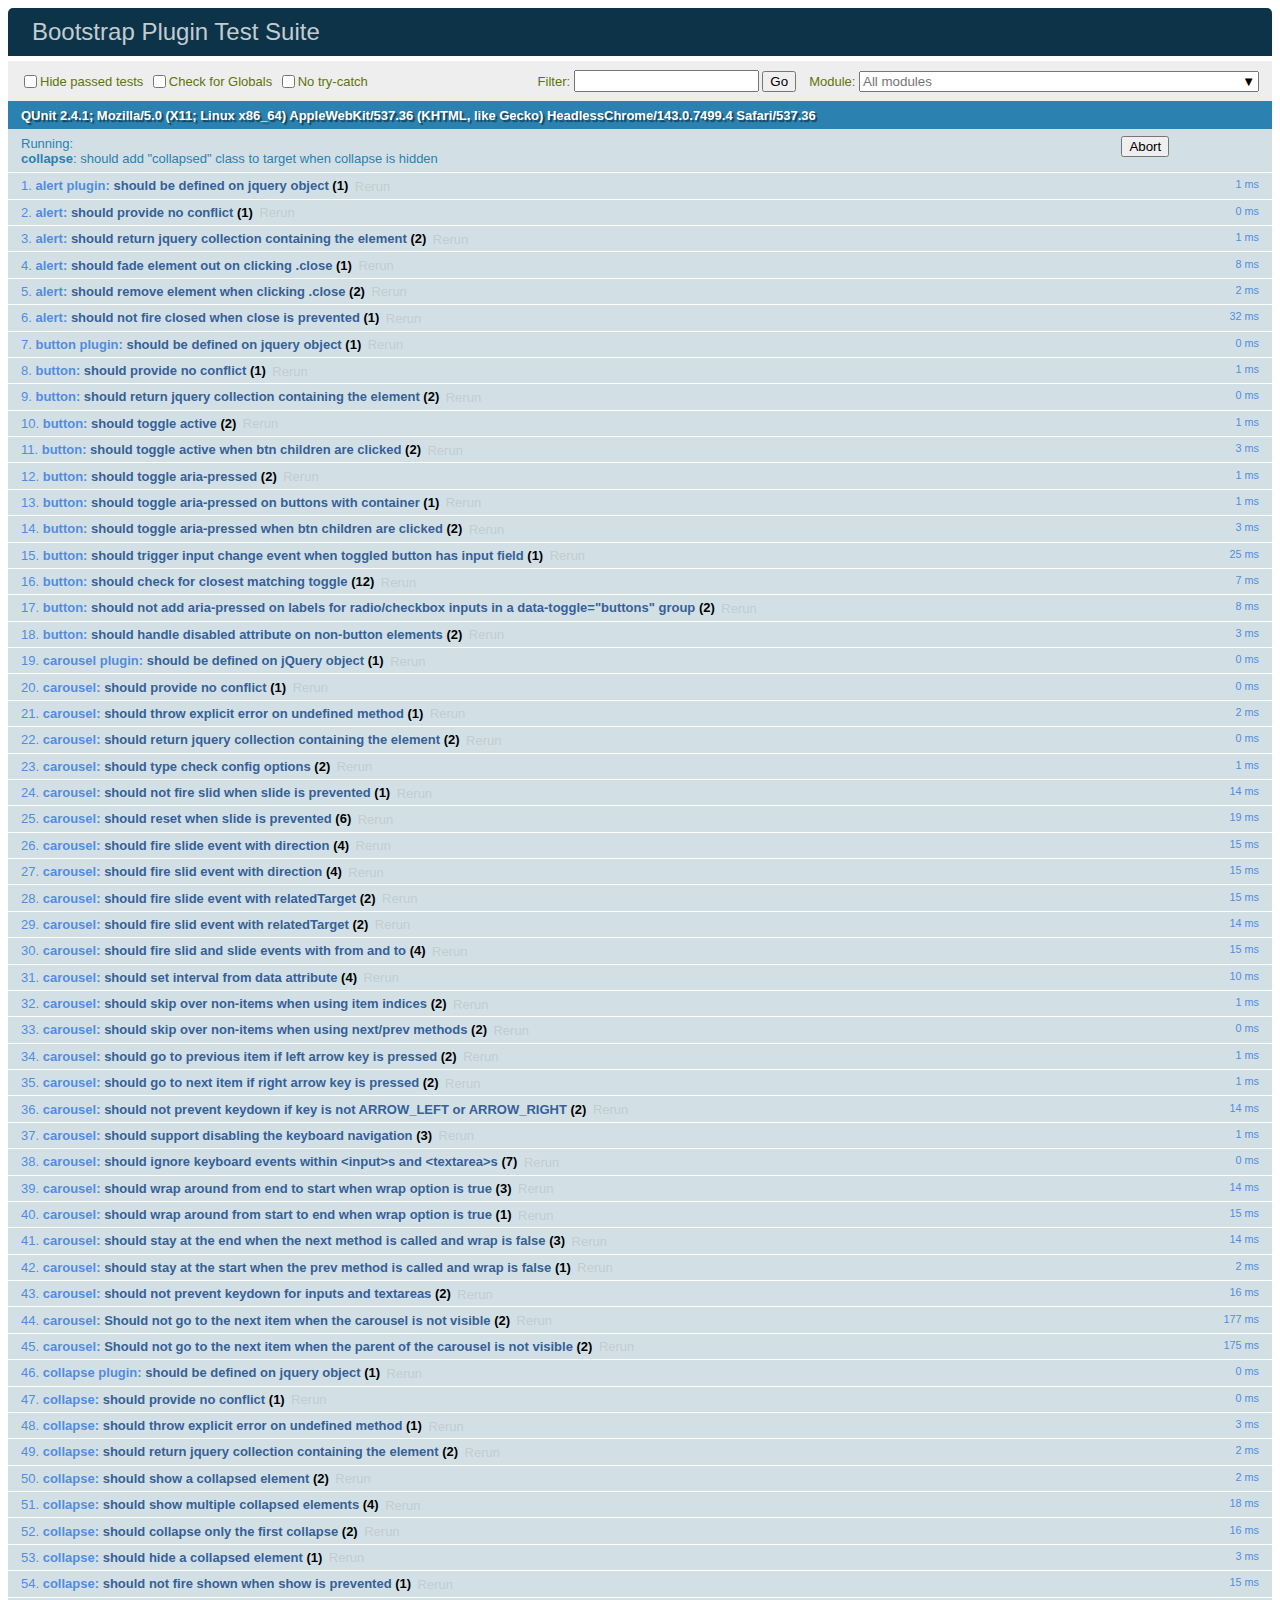
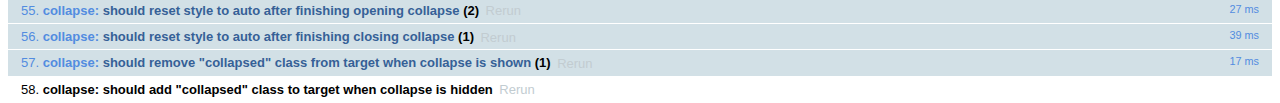
<file: bootstrap-4.0.0/js/tests/index.html>
<!doctype html>
<html lang="en">
  <head>
    <meta charset="utf-8">
    <meta name="viewport" content="width=device-width, initial-scale=1, shrink-to-fit=no">
    <title>Bootstrap Plugin Test Suite</title>

    <!-- jQuery -->
    <script>
      (function () {
        var path = '../../assets/js/vendor/jquery-slim.min.js'
        // get jquery param from the query string.
        var jQueryVersion = location.search.match(/[?&]jquery=(.*?)(?=&|$)/)

        // If a version was specified, use that version from our vendor folder
        if (jQueryVersion) {
          path = 'vendor/jquery-' + jQueryVersion[1] + '.min.js'
        }
        document.write('<script src="' + path + '"><\/script>')
      }())
    </script>
    <script src="../../assets/js/vendor/popper.min.js"></script>

    <!-- QUnit -->
    <link rel="stylesheet" href="vendor/qunit.css" media="screen">
    <script src="vendor/qunit.js"></script>

    <script>
      // Disable jQuery event aliases to ensure we don't accidentally use any of them
      [
        'blur',
        'focus',
        'focusin',
        'focusout',
        'resize',
        'scroll',
        'click',
        'dblclick',
        'mousedown',
        'mouseup',
        'mousemove',
        'mouseover',
        'mouseout',
        'mouseenter',
        'mouseleave',
        'change',
        'select',
        'submit',
        'keydown',
        'keypress',
        'keyup',
        'contextmenu'
      ].forEach(function(eventAlias) {
        $.fn[eventAlias] = function() {
          throw new Error('Using the ".' + eventAlias + '()" method is not allowed, so that Bootstrap can be compatible with custom jQuery builds which exclude the "event aliases" module that defines said method. See https://github.com/twbs/bootstrap/blob/master/CONTRIBUTING.md#js')
        }
      })

      // Require assert.expect in each test
      QUnit.config.requireExpects = true

      // See https://github.com/axemclion/grunt-saucelabs#test-result-details-with-qunit
      var log = []
      var testName

      QUnit.done(function(testResults) {
        var tests = []
        for (var i = 0; i < log.length; i++) {
          var details = log[i]
          tests.push({
            name: details.name,
            result: details.result,
            expected: details.expected,
            actual: details.actual,
            source: details.source
          })
        }
        testResults.tests = tests

        window.global_test_results = testResults
      })

      QUnit.testStart(function(testDetails) {
        QUnit.log(function(details) {
          if (!details.result) {
            details.name = testDetails.name
            log.push(details)
          }
        })
      })

      // Display fixture on-screen on iOS to avoid false positives
      // See https://github.com/twbs/bootstrap/pull/15955
      if (/iPhone|iPad|iPod/.test(navigator.userAgent)) {
        QUnit.begin(function() {
          $('#qunit-fixture').css({ top: 0, left: 0 })
        })

        QUnit.done(function() {
          $('#qunit-fixture').css({ top: '', left: '' })
        })
      }
    </script>

    <!-- Transpiled Plugins -->
    <script src="../dist/util.js"></script>
    <script src="../dist/alert.js"></script>
    <script src="../dist/button.js"></script>
    <script src="../dist/carousel.js"></script>
    <script src="../dist/collapse.js"></script>
    <script src="../dist/dropdown.js"></script>
    <script src="../dist/modal.js"></script>
    <script src="../dist/scrollspy.js"></script>
    <script src="../dist/tab.js"></script>
    <script src="../dist/tooltip.js"></script>
    <script src="../dist/popover.js"></script>

    <!-- Unit Tests -->
    <script src="unit/alert.js"></script>
    <script src="unit/button.js"></script>
    <script src="unit/carousel.js"></script>
    <script src="unit/collapse.js"></script>
    <script src="unit/dropdown.js"></script>
    <script src="unit/modal.js"></script>
    <script src="unit/scrollspy.js"></script>
    <script src="unit/tab.js"></script>
    <script src="unit/tooltip.js"></script>
    <script src="unit/popover.js"></script>
    <script src="unit/util.js"></script>
  </head>
  <body>
    <div id="qunit-container">
      <div id="qunit"></div>
      <div id="qunit-fixture"></div>
    </div>
  </body>
</html>
</file>
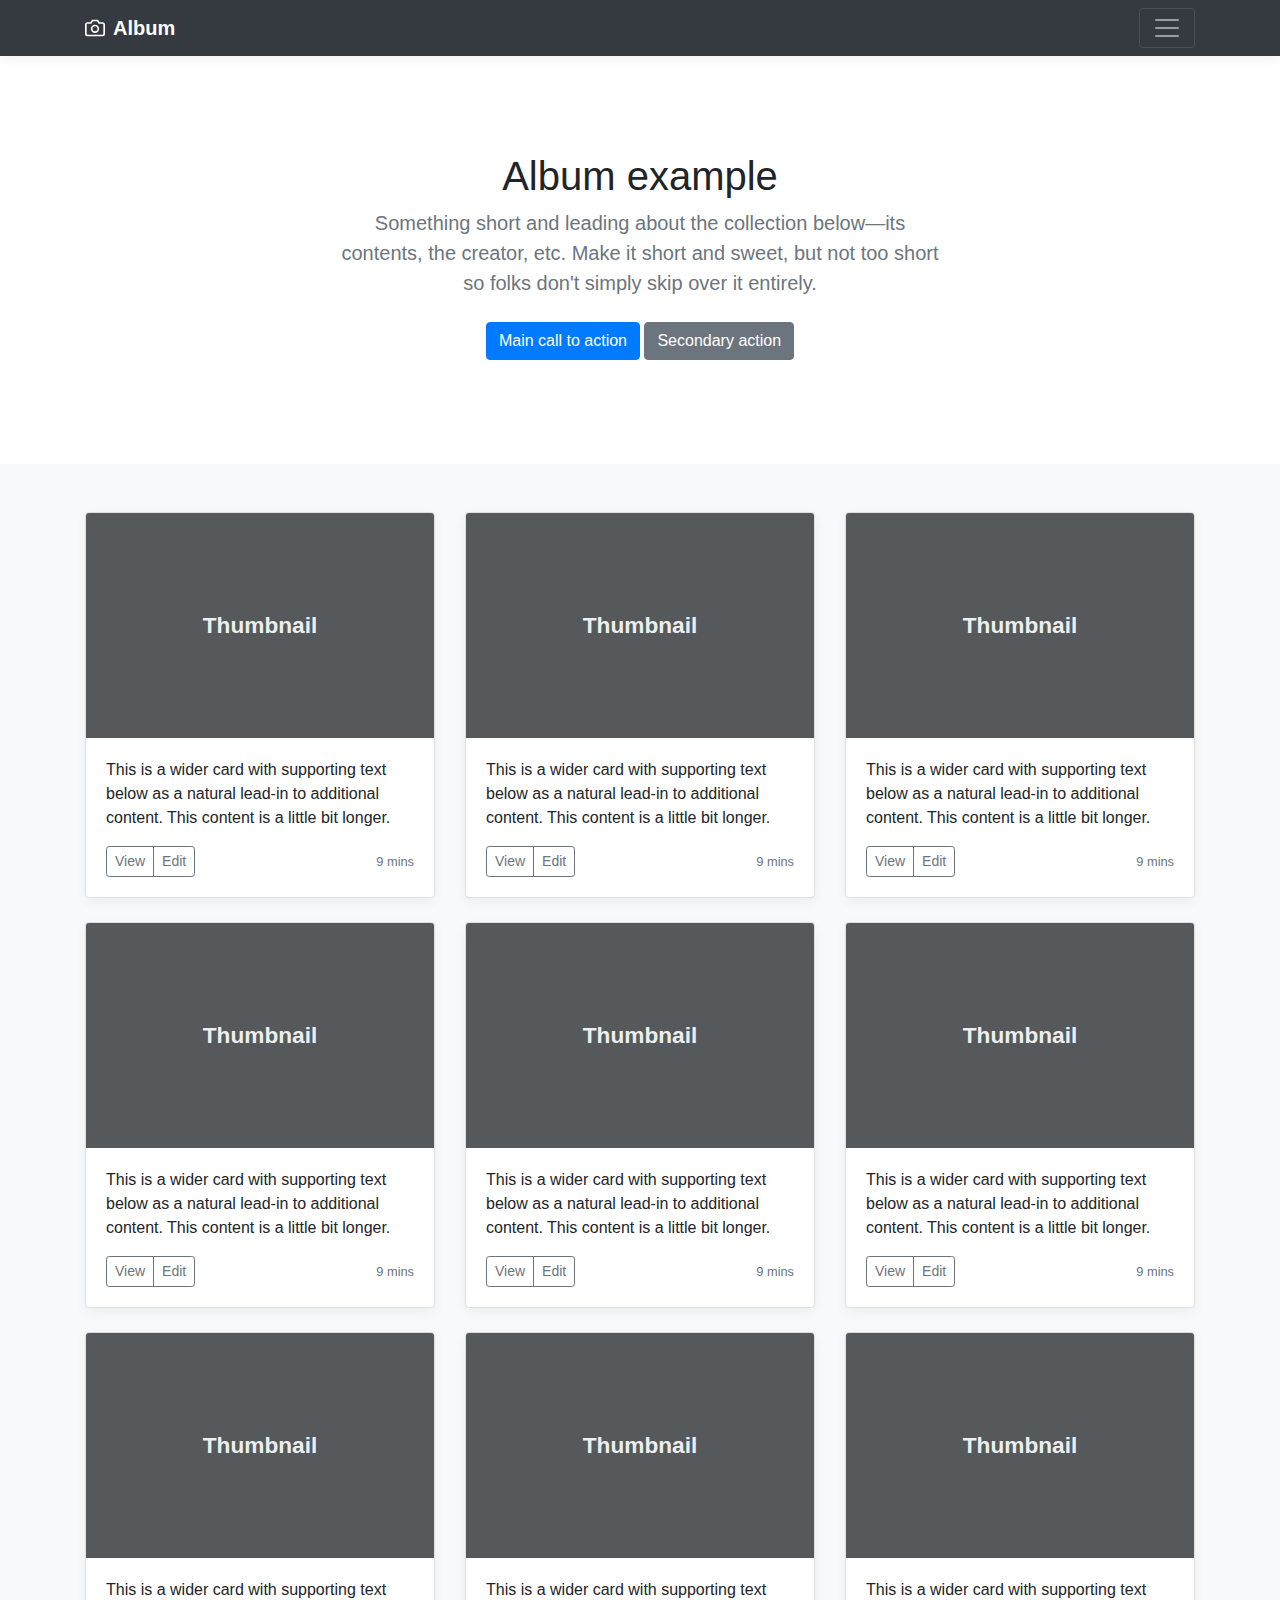
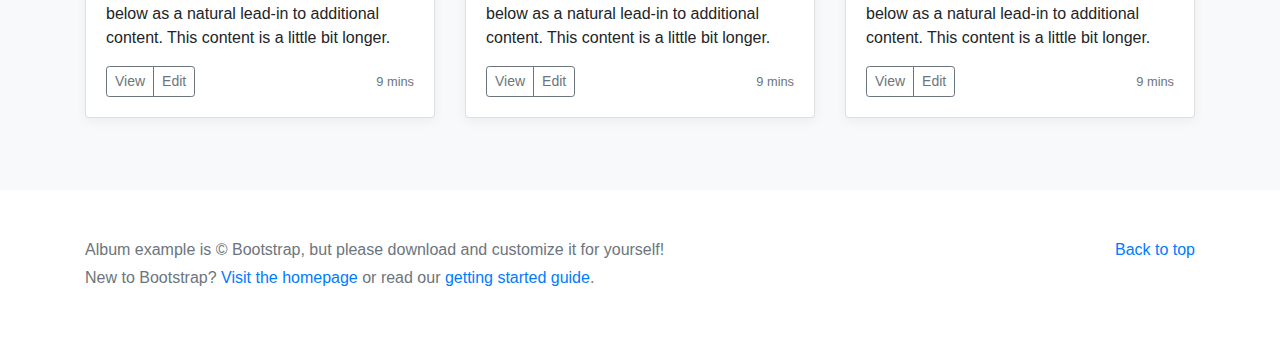
<file: bootstrap-4.0.0/docs/4.0/examples/album/index.html>
<!doctype html>
<html lang="en">
  <head>
    <meta charset="utf-8">
    <meta name="viewport" content="width=device-width, initial-scale=1, shrink-to-fit=no">
    <meta name="description" content="">
    <meta name="author" content="">
    <link rel="icon" href="../../../../favicon.ico">

    <title>Album example for Bootstrap</title>

    <!-- Bootstrap core CSS -->
    <link href="../../../../dist/css/bootstrap.min.css" rel="stylesheet">

    <!-- Custom styles for this template -->
    <link href="album.css" rel="stylesheet">
  </head>

  <body>

    <header>
      <div class="collapse bg-dark" id="navbarHeader">
        <div class="container">
          <div class="row">
            <div class="col-sm-8 col-md-7 py-4">
              <h4 class="text-white">About</h4>
              <p class="text-muted">Add some information about the album below, the author, or any other background context. Make it a few sentences long so folks can pick up some informative tidbits. Then, link them off to some social networking sites or contact information.</p>
            </div>
            <div class="col-sm-4 offset-md-1 py-4">
              <h4 class="text-white">Contact</h4>
              <ul class="list-unstyled">
                <li><a href="#" class="text-white">Follow on Twitter</a></li>
                <li><a href="#" class="text-white">Like on Facebook</a></li>
                <li><a href="#" class="text-white">Email me</a></li>
              </ul>
            </div>
          </div>
        </div>
      </div>
      <div class="navbar navbar-dark bg-dark box-shadow">
        <div class="container d-flex justify-content-between">
          <a href="#" class="navbar-brand d-flex align-items-center">
            <svg xmlns="http://www.w3.org/2000/svg" width="20" height="20" viewBox="0 0 24 24" fill="none" stroke="currentColor" stroke-width="2" stroke-linecap="round" stroke-linejoin="round" class="mr-2"><path d="M23 19a2 2 0 0 1-2 2H3a2 2 0 0 1-2-2V8a2 2 0 0 1 2-2h4l2-3h6l2 3h4a2 2 0 0 1 2 2z"></path><circle cx="12" cy="13" r="4"></circle></svg>
            <strong>Album</strong>
          </a>
          <button class="navbar-toggler" type="button" data-toggle="collapse" data-target="#navbarHeader" aria-controls="navbarHeader" aria-expanded="false" aria-label="Toggle navigation">
            <span class="navbar-toggler-icon"></span>
          </button>
        </div>
      </div>
    </header>

    <main role="main">

      <section class="jumbotron text-center">
        <div class="container">
          <h1 class="jumbotron-heading">Album example</h1>
          <p class="lead text-muted">Something short and leading about the collection below—its contents, the creator, etc. Make it short and sweet, but not too short so folks don't simply skip over it entirely.</p>
          <p>
            <a href="#" class="btn btn-primary my-2">Main call to action</a>
            <a href="#" class="btn btn-secondary my-2">Secondary action</a>
          </p>
        </div>
      </section>

      <div class="album py-5 bg-light">
        <div class="container">

          <div class="row">
            <div class="col-md-4">
              <div class="card mb-4 box-shadow">
                <img class="card-img-top" data-src="holder.js/100px225?theme=thumb&bg=55595c&fg=eceeef&text=Thumbnail" alt="Card image cap">
                <div class="card-body">
                  <p class="card-text">This is a wider card with supporting text below as a natural lead-in to additional content. This content is a little bit longer.</p>
                  <div class="d-flex justify-content-between align-items-center">
                    <div class="btn-group">
                      <button type="button" class="btn btn-sm btn-outline-secondary">View</button>
                      <button type="button" class="btn btn-sm btn-outline-secondary">Edit</button>
                    </div>
                    <small class="text-muted">9 mins</small>
                  </div>
                </div>
              </div>
            </div>
            <div class="col-md-4">
              <div class="card mb-4 box-shadow">
                <img class="card-img-top" data-src="holder.js/100px225?theme=thumb&bg=55595c&fg=eceeef&text=Thumbnail" alt="Card image cap">
                <div class="card-body">
                  <p class="card-text">This is a wider card with supporting text below as a natural lead-in to additional content. This content is a little bit longer.</p>
                  <div class="d-flex justify-content-between align-items-center">
                    <div class="btn-group">
                      <button type="button" class="btn btn-sm btn-outline-secondary">View</button>
                      <button type="button" class="btn btn-sm btn-outline-secondary">Edit</button>
                    </div>
                    <small class="text-muted">9 mins</small>
                  </div>
                </div>
              </div>
            </div>
            <div class="col-md-4">
              <div class="card mb-4 box-shadow">
                <img class="card-img-top" data-src="holder.js/100px225?theme=thumb&bg=55595c&fg=eceeef&text=Thumbnail" alt="Card image cap">
                <div class="card-body">
                  <p class="card-text">This is a wider card with supporting text below as a natural lead-in to additional content. This content is a little bit longer.</p>
                  <div class="d-flex justify-content-between align-items-center">
                    <div class="btn-group">
                      <button type="button" class="btn btn-sm btn-outline-secondary">View</button>
                      <button type="button" class="btn btn-sm btn-outline-secondary">Edit</button>
                    </div>
                    <small class="text-muted">9 mins</small>
                  </div>
                </div>
              </div>
            </div>

            <div class="col-md-4">
              <div class="card mb-4 box-shadow">
                <img class="card-img-top" data-src="holder.js/100px225?theme=thumb&bg=55595c&fg=eceeef&text=Thumbnail" alt="Card image cap">
                <div class="card-body">
                  <p class="card-text">This is a wider card with supporting text below as a natural lead-in to additional content. This content is a little bit longer.</p>
                  <div class="d-flex justify-content-between align-items-center">
                    <div class="btn-group">
                      <button type="button" class="btn btn-sm btn-outline-secondary">View</button>
                      <button type="button" class="btn btn-sm btn-outline-secondary">Edit</button>
                    </div>
                    <small class="text-muted">9 mins</small>
                  </div>
                </div>
              </div>
            </div>
            <div class="col-md-4">
              <div class="card mb-4 box-shadow">
                <img class="card-img-top" data-src="holder.js/100px225?theme=thumb&bg=55595c&fg=eceeef&text=Thumbnail" alt="Card image cap">
                <div class="card-body">
                  <p class="card-text">This is a wider card with supporting text below as a natural lead-in to additional content. This content is a little bit longer.</p>
                  <div class="d-flex justify-content-between align-items-center">
                    <div class="btn-group">
                      <button type="button" class="btn btn-sm btn-outline-secondary">View</button>
                      <button type="button" class="btn btn-sm btn-outline-secondary">Edit</button>
                    </div>
                    <small class="text-muted">9 mins</small>
                  </div>
                </div>
              </div>
            </div>
            <div class="col-md-4">
              <div class="card mb-4 box-shadow">
                <img class="card-img-top" data-src="holder.js/100px225?theme=thumb&bg=55595c&fg=eceeef&text=Thumbnail" alt="Card image cap">
                <div class="card-body">
                  <p class="card-text">This is a wider card with supporting text below as a natural lead-in to additional content. This content is a little bit longer.</p>
                  <div class="d-flex justify-content-between align-items-center">
                    <div class="btn-group">
                      <button type="button" class="btn btn-sm btn-outline-secondary">View</button>
                      <button type="button" class="btn btn-sm btn-outline-secondary">Edit</button>
                    </div>
                    <small class="text-muted">9 mins</small>
                  </div>
                </div>
              </div>
            </div>

            <div class="col-md-4">
              <div class="card mb-4 box-shadow">
                <img class="card-img-top" data-src="holder.js/100px225?theme=thumb&bg=55595c&fg=eceeef&text=Thumbnail" alt="Card image cap">
                <div class="card-body">
                  <p class="card-text">This is a wider card with supporting text below as a natural lead-in to additional content. This content is a little bit longer.</p>
                  <div class="d-flex justify-content-between align-items-center">
                    <div class="btn-group">
                      <button type="button" class="btn btn-sm btn-outline-secondary">View</button>
                      <button type="button" class="btn btn-sm btn-outline-secondary">Edit</button>
                    </div>
                    <small class="text-muted">9 mins</small>
                  </div>
                </div>
              </div>
            </div>
            <div class="col-md-4">
              <div class="card mb-4 box-shadow">
                <img class="card-img-top" data-src="holder.js/100px225?theme=thumb&bg=55595c&fg=eceeef&text=Thumbnail" alt="Card image cap">
                <div class="card-body">
                  <p class="card-text">This is a wider card with supporting text below as a natural lead-in to additional content. This content is a little bit longer.</p>
                  <div class="d-flex justify-content-between align-items-center">
                    <div class="btn-group">
                      <button type="button" class="btn btn-sm btn-outline-secondary">View</button>
                      <button type="button" class="btn btn-sm btn-outline-secondary">Edit</button>
                    </div>
                    <small class="text-muted">9 mins</small>
                  </div>
                </div>
              </div>
            </div>
            <div class="col-md-4">
              <div class="card mb-4 box-shadow">
                <img class="card-img-top" data-src="holder.js/100px225?theme=thumb&bg=55595c&fg=eceeef&text=Thumbnail" alt="Card image cap">
                <div class="card-body">
                  <p class="card-text">This is a wider card with supporting text below as a natural lead-in to additional content. This content is a little bit longer.</p>
                  <div class="d-flex justify-content-between align-items-center">
                    <div class="btn-group">
                      <button type="button" class="btn btn-sm btn-outline-secondary">View</button>
                      <button type="button" class="btn btn-sm btn-outline-secondary">Edit</button>
                    </div>
                    <small class="text-muted">9 mins</small>
                  </div>
                </div>
              </div>
            </div>
          </div>
        </div>
      </div>

    </main>

    <footer class="text-muted">
      <div class="container">
        <p class="float-right">
          <a href="#">Back to top</a>
        </p>
        <p>Album example is &copy; Bootstrap, but please download and customize it for yourself!</p>
        <p>New to Bootstrap? <a href="../../">Visit the homepage</a> or read our <a href="../../getting-started/">getting started guide</a>.</p>
      </div>
    </footer>

    <!-- Bootstrap core JavaScript
    ================================================== -->
    <!-- Placed at the end of the document so the pages load faster -->
    <script src="https://code.jquery.com/jquery-3.2.1.slim.min.js" integrity="sha384-KJ3o2DKtIkvYIK3UENzmM7KCkRr/rE9/Qpg6aAZGJwFDMVNA/GpGFF93hXpG5KkN" crossorigin="anonymous"></script>
    <script>window.jQuery || document.write('<script src="../../../../assets/js/vendor/jquery-slim.min.js"><\/script>')</script>
    <script src="../../../../assets/js/vendor/popper.min.js"></script>
    <script src="../../../../dist/js/bootstrap.min.js"></script>
    <script src="../../../../assets/js/vendor/holder.min.js"></script>
  </body>
</html>
</file>
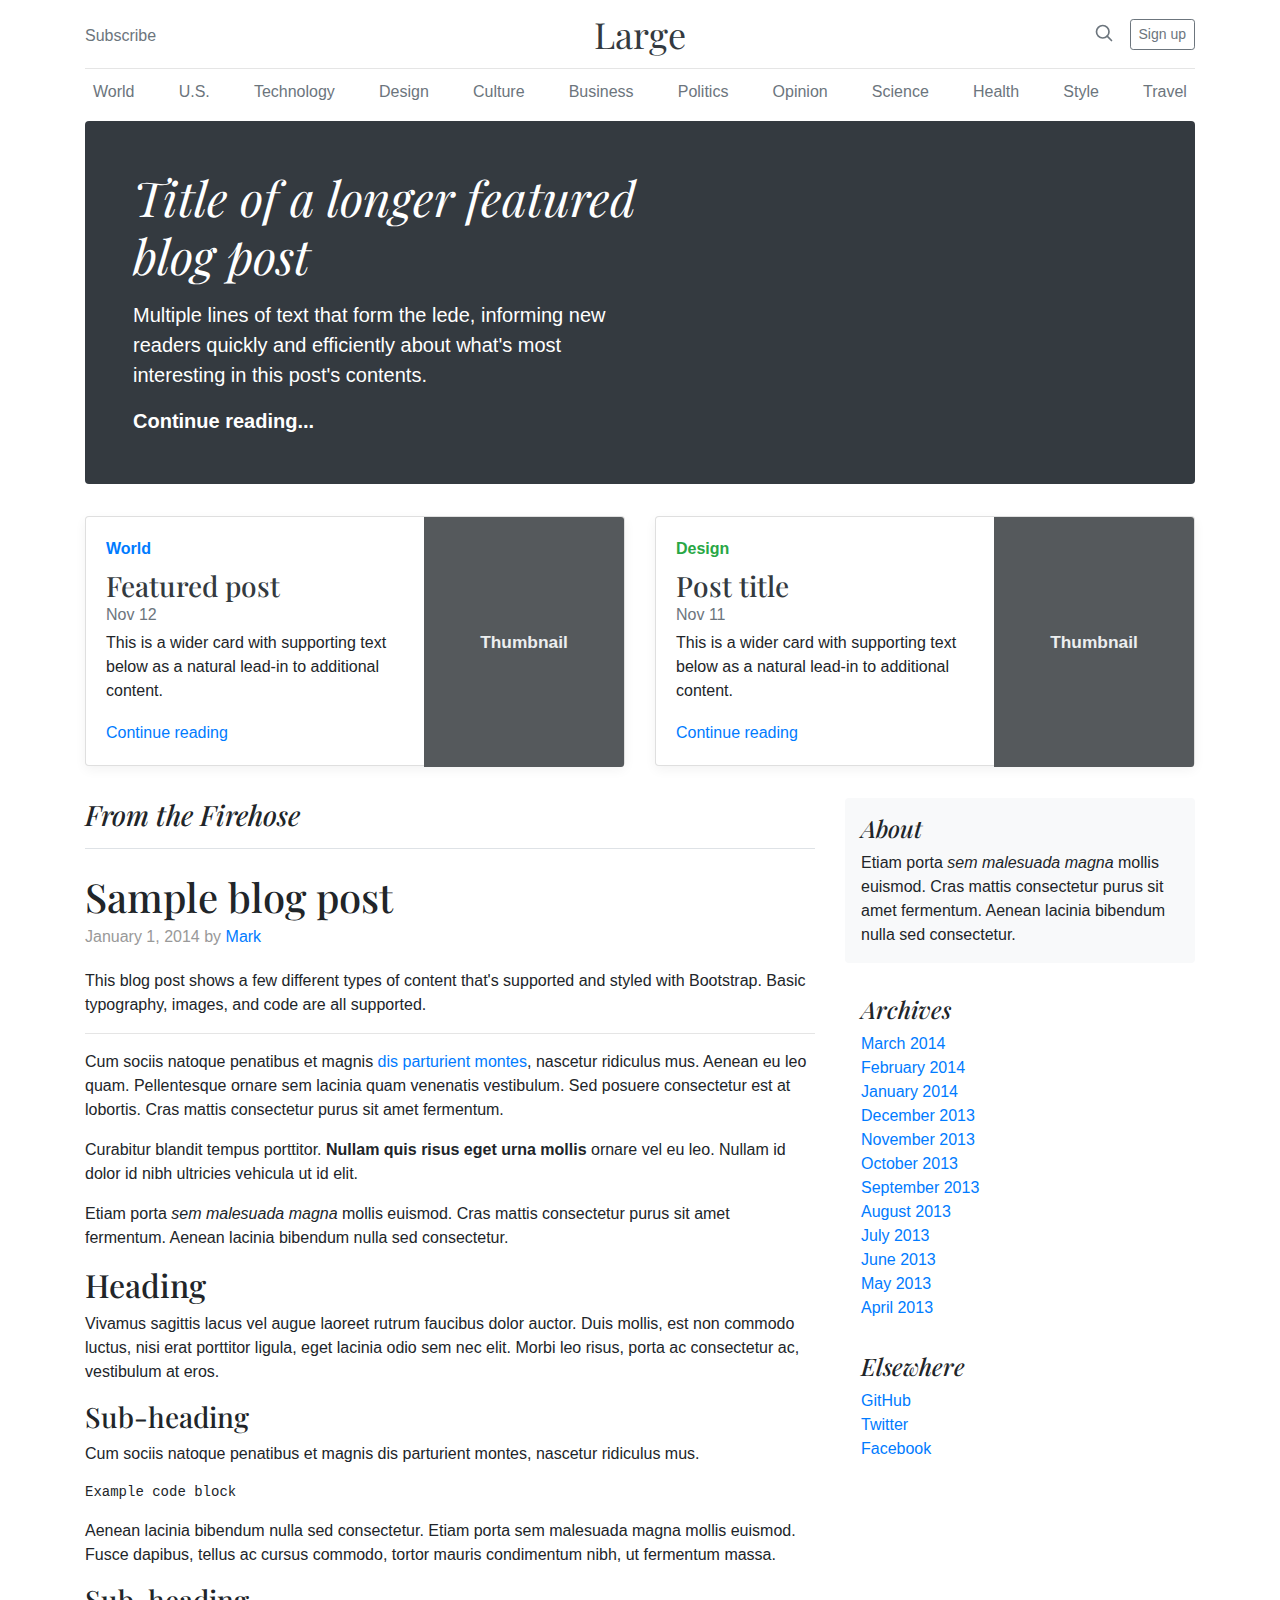
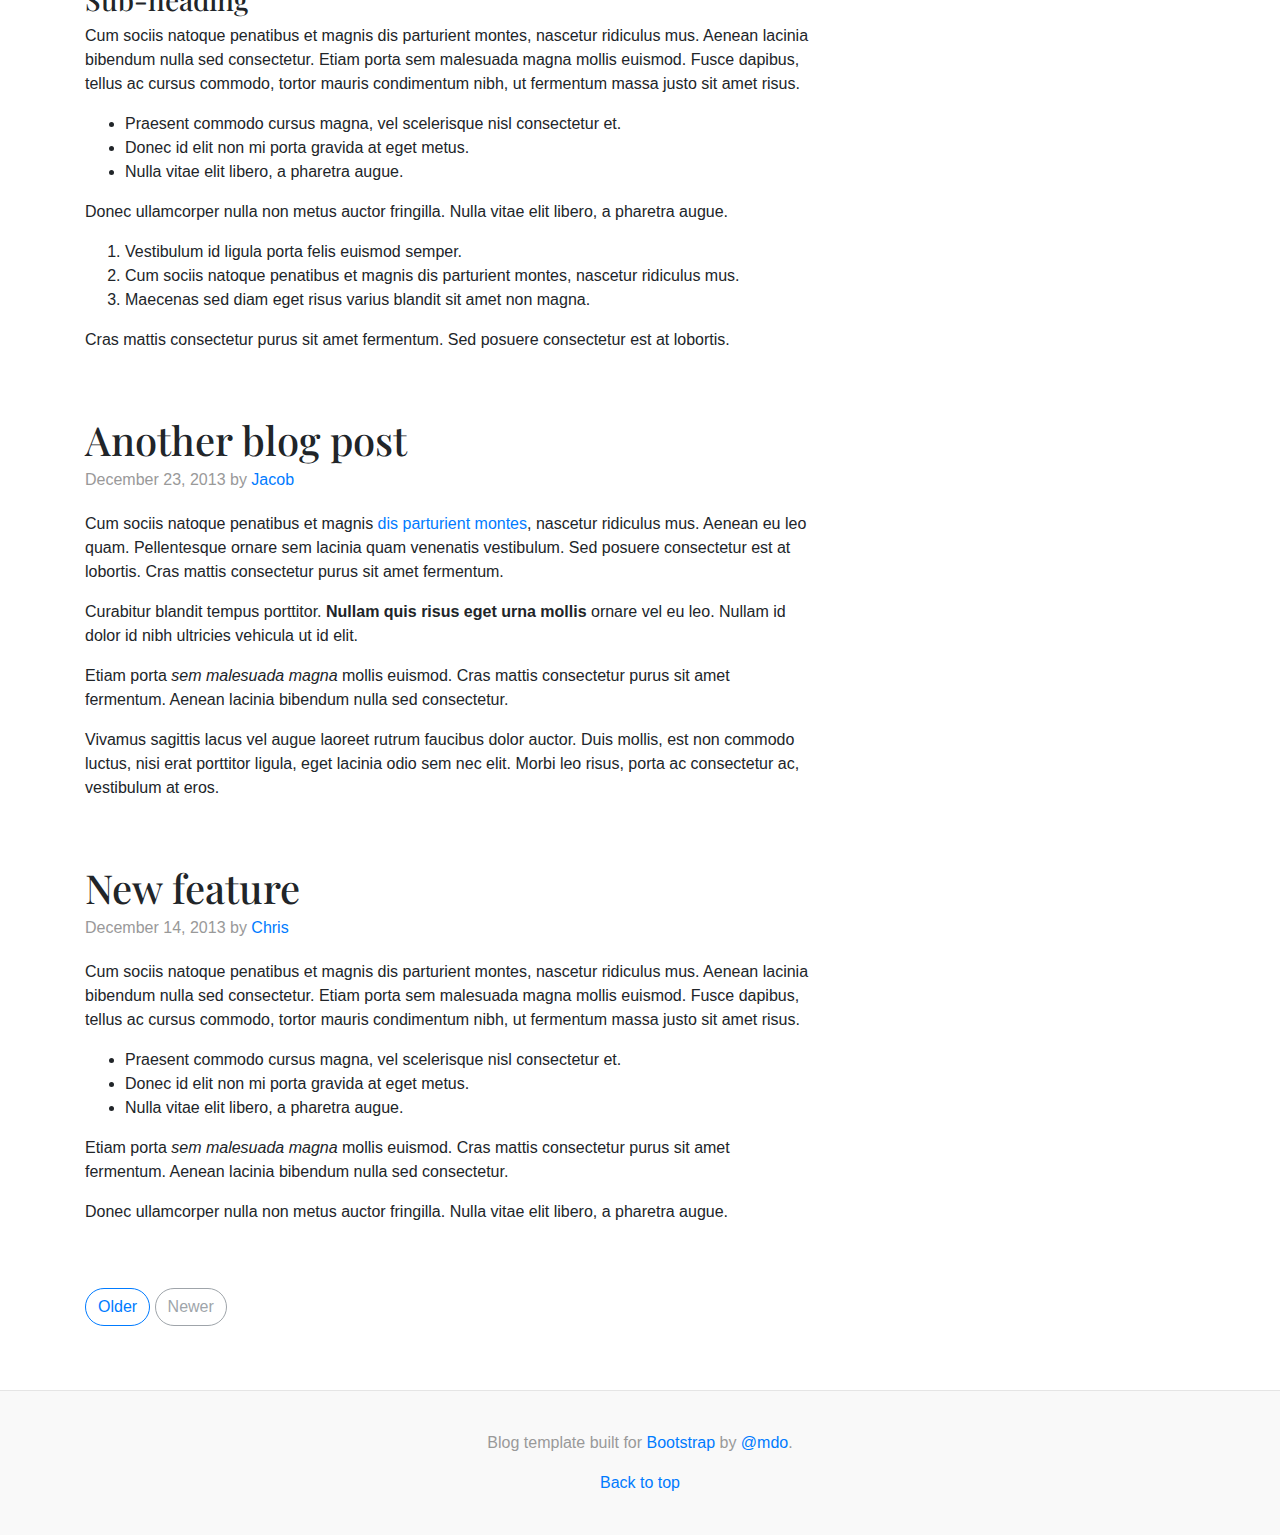
<file: bootstrap-4.0.0/docs/4.0/examples/blog/index.html>
<!doctype html>
<html lang="en">
  <head>
    <meta charset="utf-8">
    <meta name="viewport" content="width=device-width, initial-scale=1, shrink-to-fit=no">
    <meta name="description" content="">
    <meta name="author" content="">
    <link rel="icon" href="../../../../favicon.ico">

    <title>Blog Template for Bootstrap</title>

    <!-- Bootstrap core CSS -->
    <link href="../../../../dist/css/bootstrap.min.css" rel="stylesheet">

    <!-- Custom styles for this template -->
    <link href="https://fonts.googleapis.com/css?family=Playfair+Display:700,900" rel="stylesheet">
    <link href="blog.css" rel="stylesheet">
  </head>

  <body>

    <div class="container">
      <header class="blog-header py-3">
        <div class="row flex-nowrap justify-content-between align-items-center">
          <div class="col-4 pt-1">
            <a class="text-muted" href="#">Subscribe</a>
          </div>
          <div class="col-4 text-center">
            <a class="blog-header-logo text-dark" href="#">Large</a>
          </div>
          <div class="col-4 d-flex justify-content-end align-items-center">
            <a class="text-muted" href="#">
              <svg xmlns="http://www.w3.org/2000/svg" width="20" height="20" viewBox="0 0 24 24" fill="none" stroke="currentColor" stroke-width="2" stroke-linecap="round" stroke-linejoin="round" class="mx-3"><circle cx="10.5" cy="10.5" r="7.5"></circle><line x1="21" y1="21" x2="15.8" y2="15.8"></line></svg>
            </a>
            <a class="btn btn-sm btn-outline-secondary" href="#">Sign up</a>
          </div>
        </div>
      </header>

      <div class="nav-scroller py-1 mb-2">
        <nav class="nav d-flex justify-content-between">
          <a class="p-2 text-muted" href="#">World</a>
          <a class="p-2 text-muted" href="#">U.S.</a>
          <a class="p-2 text-muted" href="#">Technology</a>
          <a class="p-2 text-muted" href="#">Design</a>
          <a class="p-2 text-muted" href="#">Culture</a>
          <a class="p-2 text-muted" href="#">Business</a>
          <a class="p-2 text-muted" href="#">Politics</a>
          <a class="p-2 text-muted" href="#">Opinion</a>
          <a class="p-2 text-muted" href="#">Science</a>
          <a class="p-2 text-muted" href="#">Health</a>
          <a class="p-2 text-muted" href="#">Style</a>
          <a class="p-2 text-muted" href="#">Travel</a>
        </nav>
      </div>

      <div class="jumbotron p-3 p-md-5 text-white rounded bg-dark">
        <div class="col-md-6 px-0">
          <h1 class="display-4 font-italic">Title of a longer featured blog post</h1>
          <p class="lead my-3">Multiple lines of text that form the lede, informing new readers quickly and efficiently about what's most interesting in this post's contents.</p>
          <p class="lead mb-0"><a href="#" class="text-white font-weight-bold">Continue reading...</a></p>
        </div>
      </div>

      <div class="row mb-2">
        <div class="col-md-6">
          <div class="card flex-md-row mb-4 box-shadow h-md-250">
            <div class="card-body d-flex flex-column align-items-start">
              <strong class="d-inline-block mb-2 text-primary">World</strong>
              <h3 class="mb-0">
                <a class="text-dark" href="#">Featured post</a>
              </h3>
              <div class="mb-1 text-muted">Nov 12</div>
              <p class="card-text mb-auto">This is a wider card with supporting text below as a natural lead-in to additional content.</p>
              <a href="#">Continue reading</a>
            </div>
            <img class="card-img-right flex-auto d-none d-md-block" data-src="holder.js/200x250?theme=thumb" alt="Card image cap">
          </div>
        </div>
        <div class="col-md-6">
          <div class="card flex-md-row mb-4 box-shadow h-md-250">
            <div class="card-body d-flex flex-column align-items-start">
              <strong class="d-inline-block mb-2 text-success">Design</strong>
              <h3 class="mb-0">
                <a class="text-dark" href="#">Post title</a>
              </h3>
              <div class="mb-1 text-muted">Nov 11</div>
              <p class="card-text mb-auto">This is a wider card with supporting text below as a natural lead-in to additional content.</p>
              <a href="#">Continue reading</a>
            </div>
            <img class="card-img-right flex-auto d-none d-md-block" data-src="holder.js/200x250?theme=thumb" alt="Card image cap">
          </div>
        </div>
      </div>
    </div>

    <main role="main" class="container">
      <div class="row">
        <div class="col-md-8 blog-main">
          <h3 class="pb-3 mb-4 font-italic border-bottom">
            From the Firehose
          </h3>

          <div class="blog-post">
            <h2 class="blog-post-title">Sample blog post</h2>
            <p class="blog-post-meta">January 1, 2014 by <a href="#">Mark</a></p>

            <p>This blog post shows a few different types of content that's supported and styled with Bootstrap. Basic typography, images, and code are all supported.</p>
            <hr>
            <p>Cum sociis natoque penatibus et magnis <a href="#">dis parturient montes</a>, nascetur ridiculus mus. Aenean eu leo quam. Pellentesque ornare sem lacinia quam venenatis vestibulum. Sed posuere consectetur est at lobortis. Cras mattis consectetur purus sit amet fermentum.</p>
            <blockquote>
              <p>Curabitur blandit tempus porttitor. <strong>Nullam quis risus eget urna mollis</strong> ornare vel eu leo. Nullam id dolor id nibh ultricies vehicula ut id elit.</p>
            </blockquote>
            <p>Etiam porta <em>sem malesuada magna</em> mollis euismod. Cras mattis consectetur purus sit amet fermentum. Aenean lacinia bibendum nulla sed consectetur.</p>
            <h2>Heading</h2>
            <p>Vivamus sagittis lacus vel augue laoreet rutrum faucibus dolor auctor. Duis mollis, est non commodo luctus, nisi erat porttitor ligula, eget lacinia odio sem nec elit. Morbi leo risus, porta ac consectetur ac, vestibulum at eros.</p>
            <h3>Sub-heading</h3>
            <p>Cum sociis natoque penatibus et magnis dis parturient montes, nascetur ridiculus mus.</p>
            <pre><code>Example code block</code></pre>
            <p>Aenean lacinia bibendum nulla sed consectetur. Etiam porta sem malesuada magna mollis euismod. Fusce dapibus, tellus ac cursus commodo, tortor mauris condimentum nibh, ut fermentum massa.</p>
            <h3>Sub-heading</h3>
            <p>Cum sociis natoque penatibus et magnis dis parturient montes, nascetur ridiculus mus. Aenean lacinia bibendum nulla sed consectetur. Etiam porta sem malesuada magna mollis euismod. Fusce dapibus, tellus ac cursus commodo, tortor mauris condimentum nibh, ut fermentum massa justo sit amet risus.</p>
            <ul>
              <li>Praesent commodo cursus magna, vel scelerisque nisl consectetur et.</li>
              <li>Donec id elit non mi porta gravida at eget metus.</li>
              <li>Nulla vitae elit libero, a pharetra augue.</li>
            </ul>
            <p>Donec ullamcorper nulla non metus auctor fringilla. Nulla vitae elit libero, a pharetra augue.</p>
            <ol>
              <li>Vestibulum id ligula porta felis euismod semper.</li>
              <li>Cum sociis natoque penatibus et magnis dis parturient montes, nascetur ridiculus mus.</li>
              <li>Maecenas sed diam eget risus varius blandit sit amet non magna.</li>
            </ol>
            <p>Cras mattis consectetur purus sit amet fermentum. Sed posuere consectetur est at lobortis.</p>
          </div><!-- /.blog-post -->

          <div class="blog-post">
            <h2 class="blog-post-title">Another blog post</h2>
            <p class="blog-post-meta">December 23, 2013 by <a href="#">Jacob</a></p>

            <p>Cum sociis natoque penatibus et magnis <a href="#">dis parturient montes</a>, nascetur ridiculus mus. Aenean eu leo quam. Pellentesque ornare sem lacinia quam venenatis vestibulum. Sed posuere consectetur est at lobortis. Cras mattis consectetur purus sit amet fermentum.</p>
            <blockquote>
              <p>Curabitur blandit tempus porttitor. <strong>Nullam quis risus eget urna mollis</strong> ornare vel eu leo. Nullam id dolor id nibh ultricies vehicula ut id elit.</p>
            </blockquote>
            <p>Etiam porta <em>sem malesuada magna</em> mollis euismod. Cras mattis consectetur purus sit amet fermentum. Aenean lacinia bibendum nulla sed consectetur.</p>
            <p>Vivamus sagittis lacus vel augue laoreet rutrum faucibus dolor auctor. Duis mollis, est non commodo luctus, nisi erat porttitor ligula, eget lacinia odio sem nec elit. Morbi leo risus, porta ac consectetur ac, vestibulum at eros.</p>
          </div><!-- /.blog-post -->

          <div class="blog-post">
            <h2 class="blog-post-title">New feature</h2>
            <p class="blog-post-meta">December 14, 2013 by <a href="#">Chris</a></p>

            <p>Cum sociis natoque penatibus et magnis dis parturient montes, nascetur ridiculus mus. Aenean lacinia bibendum nulla sed consectetur. Etiam porta sem malesuada magna mollis euismod. Fusce dapibus, tellus ac cursus commodo, tortor mauris condimentum nibh, ut fermentum massa justo sit amet risus.</p>
            <ul>
              <li>Praesent commodo cursus magna, vel scelerisque nisl consectetur et.</li>
              <li>Donec id elit non mi porta gravida at eget metus.</li>
              <li>Nulla vitae elit libero, a pharetra augue.</li>
            </ul>
            <p>Etiam porta <em>sem malesuada magna</em> mollis euismod. Cras mattis consectetur purus sit amet fermentum. Aenean lacinia bibendum nulla sed consectetur.</p>
            <p>Donec ullamcorper nulla non metus auctor fringilla. Nulla vitae elit libero, a pharetra augue.</p>
          </div><!-- /.blog-post -->

          <nav class="blog-pagination">
            <a class="btn btn-outline-primary" href="#">Older</a>
            <a class="btn btn-outline-secondary disabled" href="#">Newer</a>
          </nav>

        </div><!-- /.blog-main -->

        <aside class="col-md-4 blog-sidebar">
          <div class="p-3 mb-3 bg-light rounded">
            <h4 class="font-italic">About</h4>
            <p class="mb-0">Etiam porta <em>sem malesuada magna</em> mollis euismod. Cras mattis consectetur purus sit amet fermentum. Aenean lacinia bibendum nulla sed consectetur.</p>
          </div>

          <div class="p-3">
            <h4 class="font-italic">Archives</h4>
            <ol class="list-unstyled mb-0">
              <li><a href="#">March 2014</a></li>
              <li><a href="#">February 2014</a></li>
              <li><a href="#">January 2014</a></li>
              <li><a href="#">December 2013</a></li>
              <li><a href="#">November 2013</a></li>
              <li><a href="#">October 2013</a></li>
              <li><a href="#">September 2013</a></li>
              <li><a href="#">August 2013</a></li>
              <li><a href="#">July 2013</a></li>
              <li><a href="#">June 2013</a></li>
              <li><a href="#">May 2013</a></li>
              <li><a href="#">April 2013</a></li>
            </ol>
          </div>

          <div class="p-3">
            <h4 class="font-italic">Elsewhere</h4>
            <ol class="list-unstyled">
              <li><a href="#">GitHub</a></li>
              <li><a href="#">Twitter</a></li>
              <li><a href="#">Facebook</a></li>
            </ol>
          </div>
        </aside><!-- /.blog-sidebar -->

      </div><!-- /.row -->

    </main><!-- /.container -->

    <footer class="blog-footer">
      <p>Blog template built for <a href="https://getbootstrap.com/">Bootstrap</a> by <a href="https://twitter.com/mdo">@mdo</a>.</p>
      <p>
        <a href="#">Back to top</a>
      </p>
    </footer>

    <!-- Bootstrap core JavaScript
    ================================================== -->
    <!-- Placed at the end of the document so the pages load faster -->
    <script src="https://code.jquery.com/jquery-3.2.1.slim.min.js" integrity="sha384-KJ3o2DKtIkvYIK3UENzmM7KCkRr/rE9/Qpg6aAZGJwFDMVNA/GpGFF93hXpG5KkN" crossorigin="anonymous"></script>
    <script>window.jQuery || document.write('<script src="../../../../assets/js/vendor/jquery-slim.min.js"><\/script>')</script>
    <script src="../../../../assets/js/vendor/popper.min.js"></script>
    <script src="../../../../dist/js/bootstrap.min.js"></script>
    <script src="../../../../assets/js/vendor/holder.min.js"></script>
    <script>
      Holder.addTheme('thumb', {
        bg: '#55595c',
        fg: '#eceeef',
        text: 'Thumbnail'
      });
    </script>
  </body>
</html>
</file>
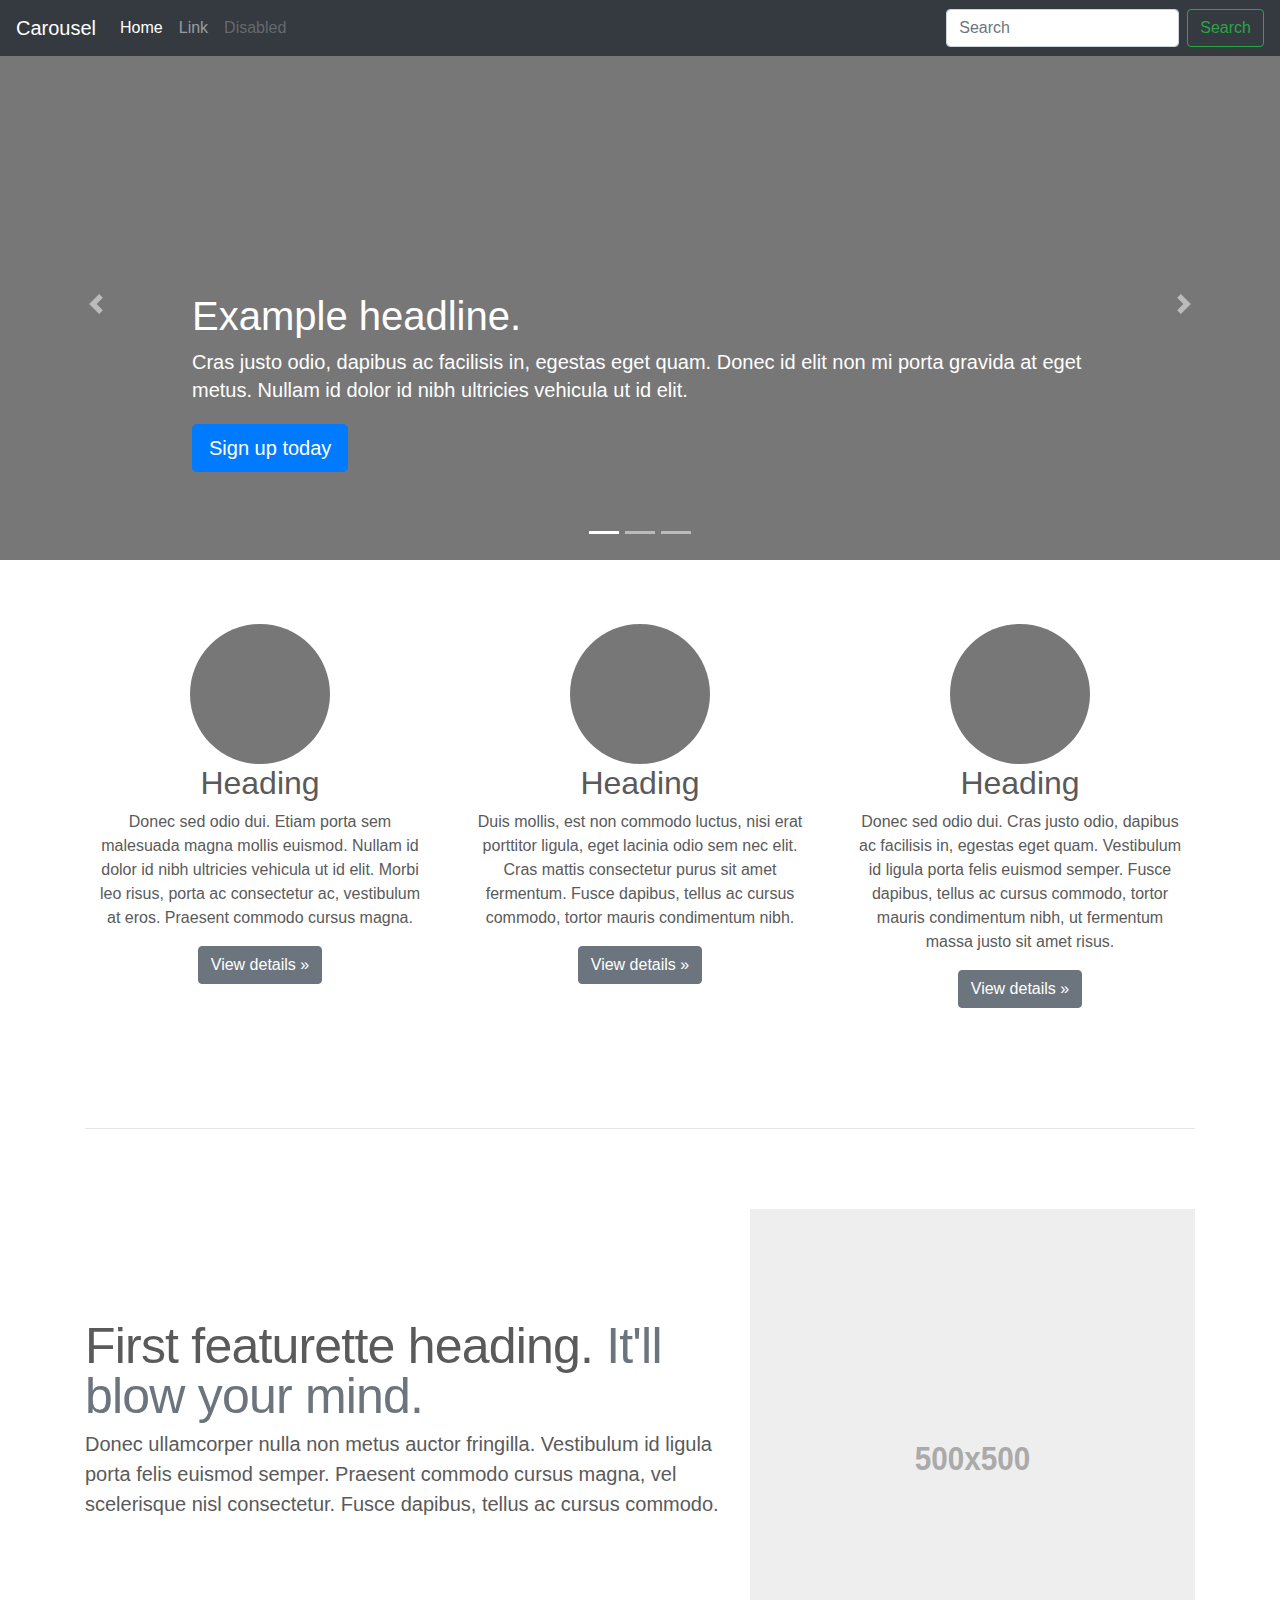
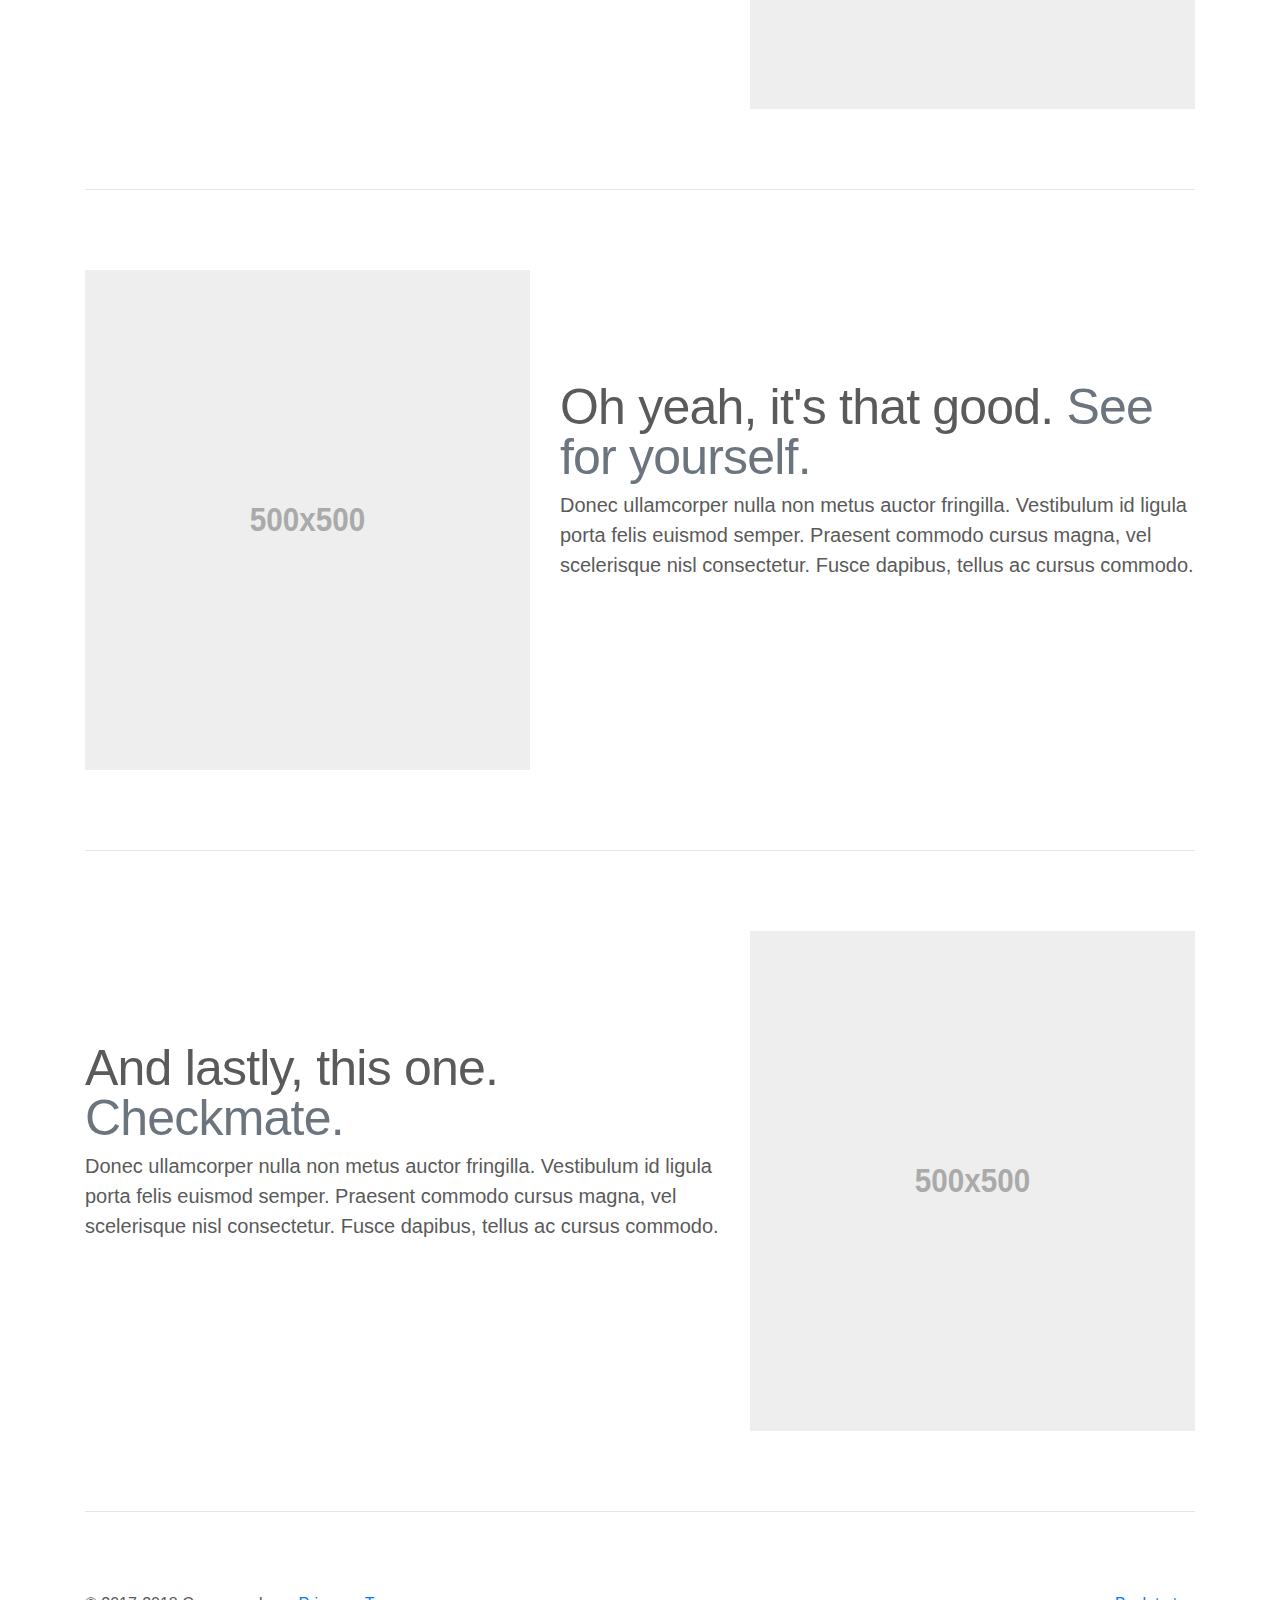
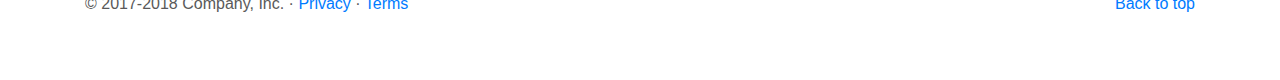
<file: bootstrap-4.0.0/docs/4.0/examples/carousel/index.html>
<!doctype html>
<html lang="en">
  <head>
    <meta charset="utf-8">
    <meta name="viewport" content="width=device-width, initial-scale=1, shrink-to-fit=no">
    <meta name="description" content="">
    <meta name="author" content="">
    <link rel="icon" href="../../../../favicon.ico">

    <title>Carousel Template for Bootstrap</title>

    <!-- Bootstrap core CSS -->
    <link href="../../../../dist/css/bootstrap.min.css" rel="stylesheet">

    <!-- Custom styles for this template -->
    <link href="carousel.css" rel="stylesheet">
  </head>
  <body>

    <header>
      <nav class="navbar navbar-expand-md navbar-dark fixed-top bg-dark">
        <a class="navbar-brand" href="#">Carousel</a>
        <button class="navbar-toggler" type="button" data-toggle="collapse" data-target="#navbarCollapse" aria-controls="navbarCollapse" aria-expanded="false" aria-label="Toggle navigation">
          <span class="navbar-toggler-icon"></span>
        </button>
        <div class="collapse navbar-collapse" id="navbarCollapse">
          <ul class="navbar-nav mr-auto">
            <li class="nav-item active">
              <a class="nav-link" href="#">Home <span class="sr-only">(current)</span></a>
            </li>
            <li class="nav-item">
              <a class="nav-link" href="#">Link</a>
            </li>
            <li class="nav-item">
              <a class="nav-link disabled" href="#">Disabled</a>
            </li>
          </ul>
          <form class="form-inline mt-2 mt-md-0">
            <input class="form-control mr-sm-2" type="text" placeholder="Search" aria-label="Search">
            <button class="btn btn-outline-success my-2 my-sm-0" type="submit">Search</button>
          </form>
        </div>
      </nav>
    </header>

    <main role="main">

      <div id="myCarousel" class="carousel slide" data-ride="carousel">
        <ol class="carousel-indicators">
          <li data-target="#myCarousel" data-slide-to="0" class="active"></li>
          <li data-target="#myCarousel" data-slide-to="1"></li>
          <li data-target="#myCarousel" data-slide-to="2"></li>
        </ol>
        <div class="carousel-inner">
          <div class="carousel-item active">
            <img class="first-slide" src="[data-uri]" alt="First slide">
            <div class="container">
              <div class="carousel-caption text-left">
                <h1>Example headline.</h1>
                <p>Cras justo odio, dapibus ac facilisis in, egestas eget quam. Donec id elit non mi porta gravida at eget metus. Nullam id dolor id nibh ultricies vehicula ut id elit.</p>
                <p><a class="btn btn-lg btn-primary" href="#" role="button">Sign up today</a></p>
              </div>
            </div>
          </div>
          <div class="carousel-item">
            <img class="second-slide" src="[data-uri]" alt="Second slide">
            <div class="container">
              <div class="carousel-caption">
                <h1>Another example headline.</h1>
                <p>Cras justo odio, dapibus ac facilisis in, egestas eget quam. Donec id elit non mi porta gravida at eget metus. Nullam id dolor id nibh ultricies vehicula ut id elit.</p>
                <p><a class="btn btn-lg btn-primary" href="#" role="button">Learn more</a></p>
              </div>
            </div>
          </div>
          <div class="carousel-item">
            <img class="third-slide" src="[data-uri]" alt="Third slide">
            <div class="container">
              <div class="carousel-caption text-right">
                <h1>One more for good measure.</h1>
                <p>Cras justo odio, dapibus ac facilisis in, egestas eget quam. Donec id elit non mi porta gravida at eget metus. Nullam id dolor id nibh ultricies vehicula ut id elit.</p>
                <p><a class="btn btn-lg btn-primary" href="#" role="button">Browse gallery</a></p>
              </div>
            </div>
          </div>
        </div>
        <a class="carousel-control-prev" href="#myCarousel" role="button" data-slide="prev">
          <span class="carousel-control-prev-icon" aria-hidden="true"></span>
          <span class="sr-only">Previous</span>
        </a>
        <a class="carousel-control-next" href="#myCarousel" role="button" data-slide="next">
          <span class="carousel-control-next-icon" aria-hidden="true"></span>
          <span class="sr-only">Next</span>
        </a>
      </div>


      <!-- Marketing messaging and featurettes
      ================================================== -->
      <!-- Wrap the rest of the page in another container to center all the content. -->

      <div class="container marketing">

        <!-- Three columns of text below the carousel -->
        <div class="row">
          <div class="col-lg-4">
            <img class="rounded-circle" src="[data-uri]" alt="Generic placeholder image" width="140" height="140">
            <h2>Heading</h2>
            <p>Donec sed odio dui. Etiam porta sem malesuada magna mollis euismod. Nullam id dolor id nibh ultricies vehicula ut id elit. Morbi leo risus, porta ac consectetur ac, vestibulum at eros. Praesent commodo cursus magna.</p>
            <p><a class="btn btn-secondary" href="#" role="button">View details &raquo;</a></p>
          </div><!-- /.col-lg-4 -->
          <div class="col-lg-4">
            <img class="rounded-circle" src="[data-uri]" alt="Generic placeholder image" width="140" height="140">
            <h2>Heading</h2>
            <p>Duis mollis, est non commodo luctus, nisi erat porttitor ligula, eget lacinia odio sem nec elit. Cras mattis consectetur purus sit amet fermentum. Fusce dapibus, tellus ac cursus commodo, tortor mauris condimentum nibh.</p>
            <p><a class="btn btn-secondary" href="#" role="button">View details &raquo;</a></p>
          </div><!-- /.col-lg-4 -->
          <div class="col-lg-4">
            <img class="rounded-circle" src="[data-uri]" alt="Generic placeholder image" width="140" height="140">
            <h2>Heading</h2>
            <p>Donec sed odio dui. Cras justo odio, dapibus ac facilisis in, egestas eget quam. Vestibulum id ligula porta felis euismod semper. Fusce dapibus, tellus ac cursus commodo, tortor mauris condimentum nibh, ut fermentum massa justo sit amet risus.</p>
            <p><a class="btn btn-secondary" href="#" role="button">View details &raquo;</a></p>
          </div><!-- /.col-lg-4 -->
        </div><!-- /.row -->


        <!-- START THE FEATURETTES -->

        <hr class="featurette-divider">

        <div class="row featurette">
          <div class="col-md-7">
            <h2 class="featurette-heading">First featurette heading. <span class="text-muted">It'll blow your mind.</span></h2>
            <p class="lead">Donec ullamcorper nulla non metus auctor fringilla. Vestibulum id ligula porta felis euismod semper. Praesent commodo cursus magna, vel scelerisque nisl consectetur. Fusce dapibus, tellus ac cursus commodo.</p>
          </div>
          <div class="col-md-5">
            <img class="featurette-image img-fluid mx-auto" data-src="holder.js/500x500/auto" alt="Generic placeholder image">
          </div>
        </div>

        <hr class="featurette-divider">

        <div class="row featurette">
          <div class="col-md-7 order-md-2">
            <h2 class="featurette-heading">Oh yeah, it's that good. <span class="text-muted">See for yourself.</span></h2>
            <p class="lead">Donec ullamcorper nulla non metus auctor fringilla. Vestibulum id ligula porta felis euismod semper. Praesent commodo cursus magna, vel scelerisque nisl consectetur. Fusce dapibus, tellus ac cursus commodo.</p>
          </div>
          <div class="col-md-5 order-md-1">
            <img class="featurette-image img-fluid mx-auto" data-src="holder.js/500x500/auto" alt="Generic placeholder image">
          </div>
        </div>

        <hr class="featurette-divider">

        <div class="row featurette">
          <div class="col-md-7">
            <h2 class="featurette-heading">And lastly, this one. <span class="text-muted">Checkmate.</span></h2>
            <p class="lead">Donec ullamcorper nulla non metus auctor fringilla. Vestibulum id ligula porta felis euismod semper. Praesent commodo cursus magna, vel scelerisque nisl consectetur. Fusce dapibus, tellus ac cursus commodo.</p>
          </div>
          <div class="col-md-5">
            <img class="featurette-image img-fluid mx-auto" data-src="holder.js/500x500/auto" alt="Generic placeholder image">
          </div>
        </div>

        <hr class="featurette-divider">

        <!-- /END THE FEATURETTES -->

      </div><!-- /.container -->


      <!-- FOOTER -->
      <footer class="container">
        <p class="float-right"><a href="#">Back to top</a></p>
        <p>&copy; 2017-2018 Company, Inc. &middot; <a href="#">Privacy</a> &middot; <a href="#">Terms</a></p>
      </footer>
    </main>

    <!-- Bootstrap core JavaScript
    ================================================== -->
    <!-- Placed at the end of the document so the pages load faster -->
    <script src="https://code.jquery.com/jquery-3.2.1.slim.min.js" integrity="sha384-KJ3o2DKtIkvYIK3UENzmM7KCkRr/rE9/Qpg6aAZGJwFDMVNA/GpGFF93hXpG5KkN" crossorigin="anonymous"></script>
    <script>window.jQuery || document.write('<script src="../../../../assets/js/vendor/jquery-slim.min.js"><\/script>')</script>
    <script src="../../../../assets/js/vendor/popper.min.js"></script>
    <script src="../../../../dist/js/bootstrap.min.js"></script>
    <!-- Just to make our placeholder images work. Don't actually copy the next line! -->
    <script src="../../../../assets/js/vendor/holder.min.js"></script>
  </body>
</html>
</file>
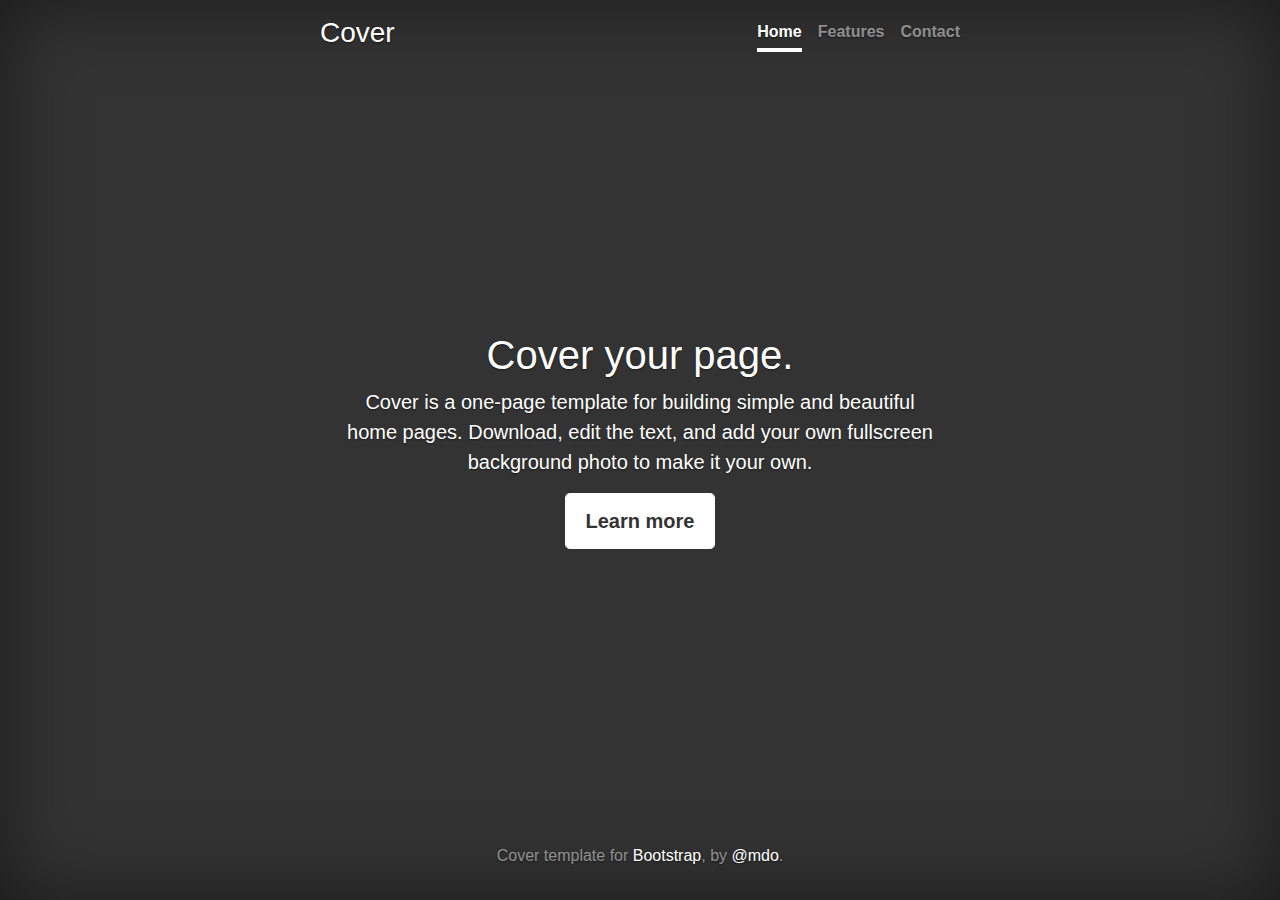
<file: bootstrap-4.0.0/docs/4.0/examples/cover/index.html>
<!doctype html>
<html lang="en">
  <head>
    <meta charset="utf-8">
    <meta name="viewport" content="width=device-width, initial-scale=1, shrink-to-fit=no">
    <meta name="description" content="">
    <meta name="author" content="">
    <link rel="icon" href="../../../../favicon.ico">

    <title>Cover Template for Bootstrap</title>

    <!-- Bootstrap core CSS -->
    <link href="../../../../dist/css/bootstrap.min.css" rel="stylesheet">

    <!-- Custom styles for this template -->
    <link href="cover.css" rel="stylesheet">
  </head>

  <body class="text-center">

    <div class="cover-container d-flex h-100 p-3 mx-auto flex-column">
      <header class="masthead mb-auto">
        <div class="inner">
          <h3 class="masthead-brand">Cover</h3>
          <nav class="nav nav-masthead justify-content-center">
            <a class="nav-link active" href="#">Home</a>
            <a class="nav-link" href="#">Features</a>
            <a class="nav-link" href="#">Contact</a>
          </nav>
        </div>
      </header>

      <main role="main" class="inner cover">
        <h1 class="cover-heading">Cover your page.</h1>
        <p class="lead">Cover is a one-page template for building simple and beautiful home pages. Download, edit the text, and add your own fullscreen background photo to make it your own.</p>
        <p class="lead">
          <a href="#" class="btn btn-lg btn-secondary">Learn more</a>
        </p>
      </main>

      <footer class="mastfoot mt-auto">
        <div class="inner">
          <p>Cover template for <a href="https://getbootstrap.com/">Bootstrap</a>, by <a href="https://twitter.com/mdo">@mdo</a>.</p>
        </div>
      </footer>
    </div>


    <!-- Bootstrap core JavaScript
    ================================================== -->
    <!-- Placed at the end of the document so the pages load faster -->
    <script src="https://code.jquery.com/jquery-3.2.1.slim.min.js" integrity="sha384-KJ3o2DKtIkvYIK3UENzmM7KCkRr/rE9/Qpg6aAZGJwFDMVNA/GpGFF93hXpG5KkN" crossorigin="anonymous"></script>
    <script>window.jQuery || document.write('<script src="../../../../assets/js/vendor/jquery-slim.min.js"><\/script>')</script>
    <script src="../../../../assets/js/vendor/popper.min.js"></script>
    <script src="../../../../dist/js/bootstrap.min.js"></script>
  </body>
</html>
</file>
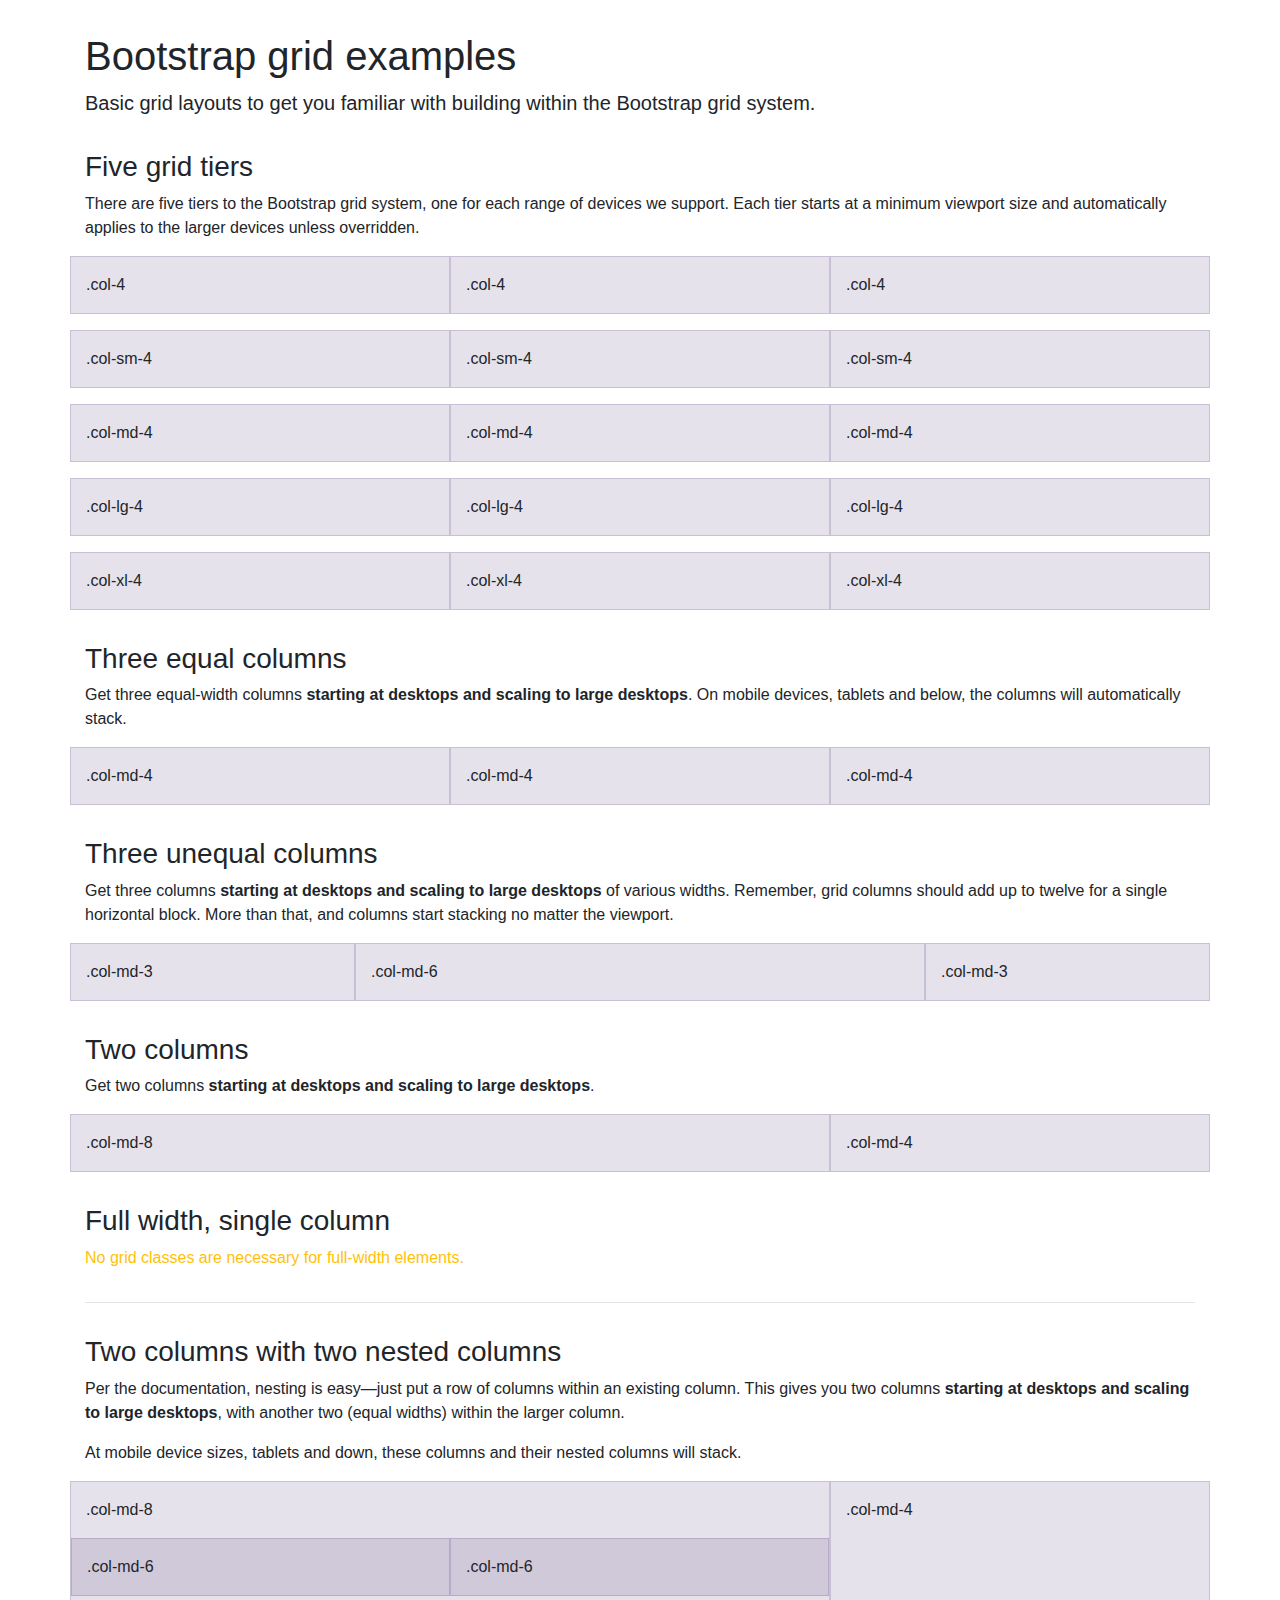
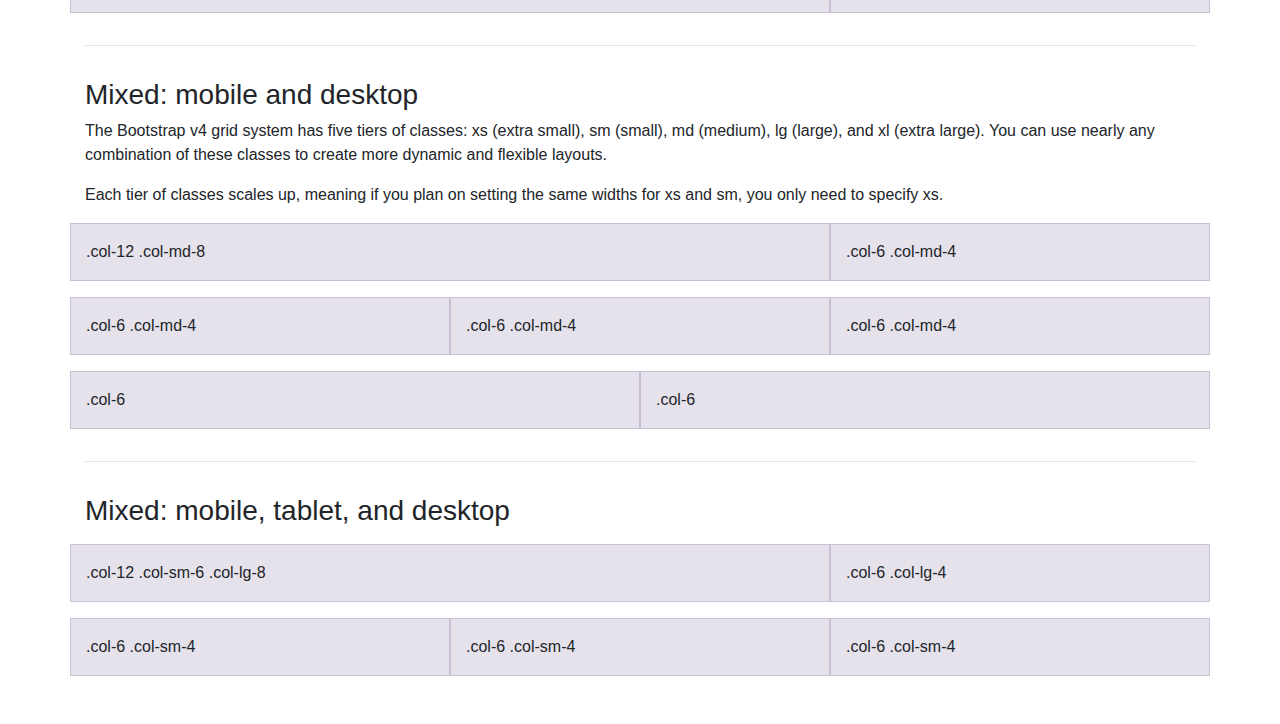
<file: bootstrap-4.0.0/docs/4.0/examples/grid/index.html>
<!doctype html>
<html lang="en">
  <head>
    <meta charset="utf-8">
    <meta name="viewport" content="width=device-width, initial-scale=1, shrink-to-fit=no">
    <meta name="description" content="">
    <meta name="author" content="">
    <link rel="icon" href="../../../../favicon.ico">

    <title>Grid Template for Bootstrap</title>

    <!-- Bootstrap core CSS -->
    <link href="../../../../dist/css/bootstrap.min.css" rel="stylesheet">

    <!-- Custom styles for this template -->
    <link href="grid.css" rel="stylesheet">
  </head>

  <body>
    <div class="container">

      <h1>Bootstrap grid examples</h1>
      <p class="lead">Basic grid layouts to get you familiar with building within the Bootstrap grid system.</p>

      <h3>Five grid tiers</h3>
      <p>There are five tiers to the Bootstrap grid system, one for each range of devices we support. Each tier starts at a minimum viewport size and automatically applies to the larger devices unless overridden.</p>

      <div class="row">
        <div class="col-4">.col-4</div>
        <div class="col-4">.col-4</div>
        <div class="col-4">.col-4</div>
      </div>

      <div class="row">
        <div class="col-sm-4">.col-sm-4</div>
        <div class="col-sm-4">.col-sm-4</div>
        <div class="col-sm-4">.col-sm-4</div>
      </div>

      <div class="row">
        <div class="col-md-4">.col-md-4</div>
        <div class="col-md-4">.col-md-4</div>
        <div class="col-md-4">.col-md-4</div>
      </div>

      <div class="row">
        <div class="col-lg-4">.col-lg-4</div>
        <div class="col-lg-4">.col-lg-4</div>
        <div class="col-lg-4">.col-lg-4</div>
      </div>

      <div class="row">
        <div class="col-xl-4">.col-xl-4</div>
        <div class="col-xl-4">.col-xl-4</div>
        <div class="col-xl-4">.col-xl-4</div>
      </div>

      <h3>Three equal columns</h3>
      <p>Get three equal-width columns <strong>starting at desktops and scaling to large desktops</strong>. On mobile devices, tablets and below, the columns will automatically stack.</p>
      <div class="row">
        <div class="col-md-4">.col-md-4</div>
        <div class="col-md-4">.col-md-4</div>
        <div class="col-md-4">.col-md-4</div>
      </div>

      <h3>Three unequal columns</h3>
      <p>Get three columns <strong>starting at desktops and scaling to large desktops</strong> of various widths. Remember, grid columns should add up to twelve for a single horizontal block. More than that, and columns start stacking no matter the viewport.</p>
      <div class="row">
        <div class="col-md-3">.col-md-3</div>
        <div class="col-md-6">.col-md-6</div>
        <div class="col-md-3">.col-md-3</div>
      </div>

      <h3>Two columns</h3>
      <p>Get two columns <strong>starting at desktops and scaling to large desktops</strong>.</p>
      <div class="row">
        <div class="col-md-8">.col-md-8</div>
        <div class="col-md-4">.col-md-4</div>
      </div>

      <h3>Full width, single column</h3>
      <p class="text-warning">No grid classes are necessary for full-width elements.</p>

      <hr>

      <h3>Two columns with two nested columns</h3>
      <p>Per the documentation, nesting is easy—just put a row of columns within an existing column. This gives you two columns <strong>starting at desktops and scaling to large desktops</strong>, with another two (equal widths) within the larger column.</p>
      <p>At mobile device sizes, tablets and down, these columns and their nested columns will stack.</p>
      <div class="row">
        <div class="col-md-8">
          .col-md-8
          <div class="row">
            <div class="col-md-6">.col-md-6</div>
            <div class="col-md-6">.col-md-6</div>
          </div>
        </div>
        <div class="col-md-4">.col-md-4</div>
      </div>

      <hr>

      <h3>Mixed: mobile and desktop</h3>
      <p>The Bootstrap v4 grid system has five tiers of classes: xs (extra small), sm (small), md (medium), lg (large), and xl (extra large). You can use nearly any combination of these classes to create more dynamic and flexible layouts.</p>
      <p>Each tier of classes scales up, meaning if you plan on setting the same widths for xs and sm, you only need to specify xs.</p>
      <div class="row">
        <div class="col-12 col-md-8">.col-12 .col-md-8</div>
        <div class="col-6 col-md-4">.col-6 .col-md-4</div>
      </div>
      <div class="row">
        <div class="col-6 col-md-4">.col-6 .col-md-4</div>
        <div class="col-6 col-md-4">.col-6 .col-md-4</div>
        <div class="col-6 col-md-4">.col-6 .col-md-4</div>
      </div>
      <div class="row">
        <div class="col-6">.col-6</div>
        <div class="col-6">.col-6</div>
      </div>

      <hr>

      <h3>Mixed: mobile, tablet, and desktop</h3>
      <p></p>
      <div class="row">
        <div class="col-12 col-sm-6 col-lg-8">.col-12 .col-sm-6 .col-lg-8</div>
        <div class="col-6 col-lg-4">.col-6 .col-lg-4</div>
      </div>
      <div class="row">
        <div class="col-6 col-sm-4">.col-6 .col-sm-4</div>
        <div class="col-6 col-sm-4">.col-6 .col-sm-4</div>
        <div class="col-6 col-sm-4">.col-6 .col-sm-4</div>
      </div>

    </div> <!-- /container -->
  </body>
</html>
</file>
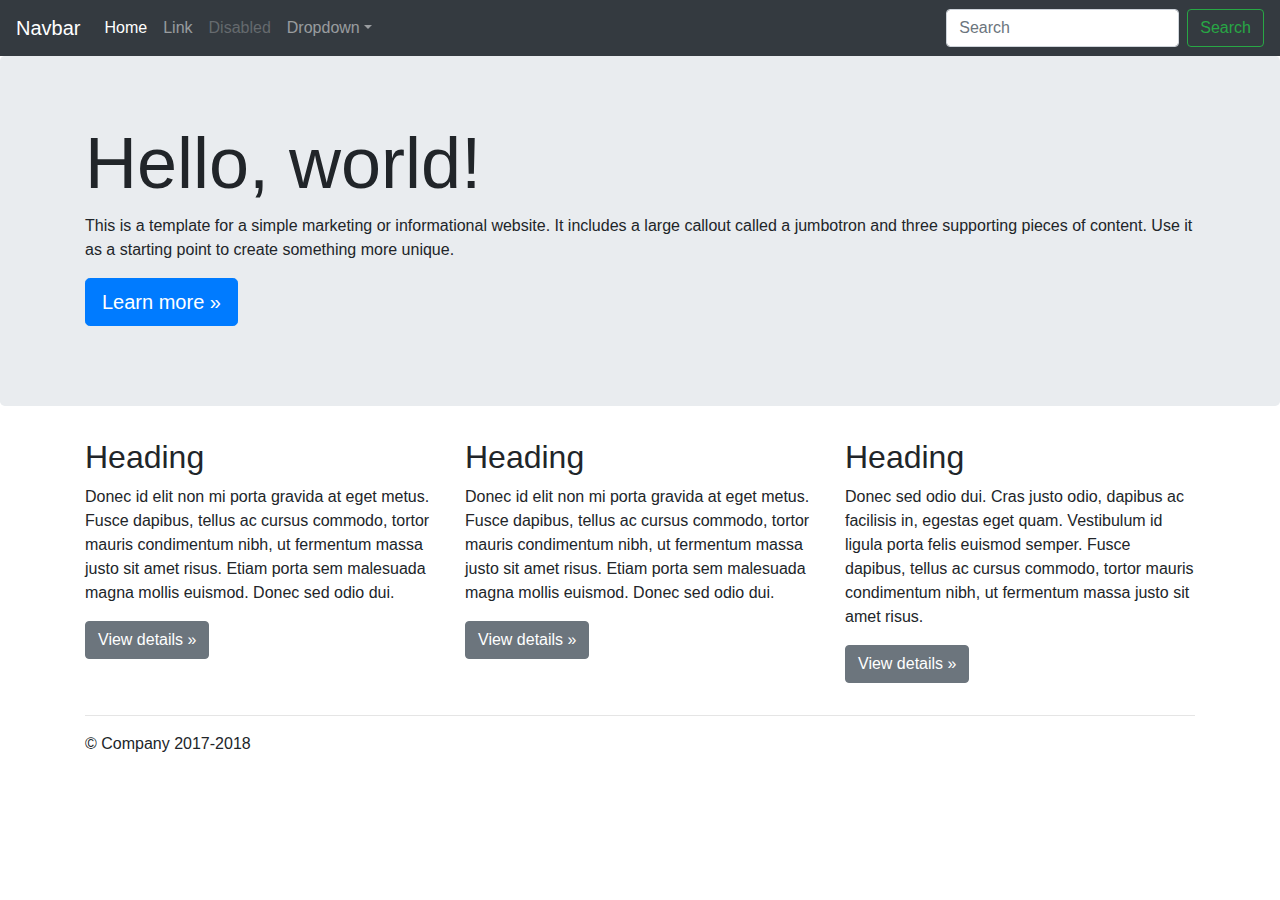
<file: bootstrap-4.0.0/docs/4.0/examples/jumbotron/index.html>
<!doctype html>
<html lang="en">
  <head>
    <meta charset="utf-8">
    <meta name="viewport" content="width=device-width, initial-scale=1, shrink-to-fit=no">
    <meta name="description" content="">
    <meta name="author" content="">
    <link rel="icon" href="../../../../favicon.ico">

    <title>Jumbotron Template for Bootstrap</title>

    <!-- Bootstrap core CSS -->
    <link href="../../../../dist/css/bootstrap.min.css" rel="stylesheet">

    <!-- Custom styles for this template -->
    <link href="jumbotron.css" rel="stylesheet">
  </head>

  <body>

    <nav class="navbar navbar-expand-md navbar-dark fixed-top bg-dark">
      <a class="navbar-brand" href="#">Navbar</a>
      <button class="navbar-toggler" type="button" data-toggle="collapse" data-target="#navbarsExampleDefault" aria-controls="navbarsExampleDefault" aria-expanded="false" aria-label="Toggle navigation">
        <span class="navbar-toggler-icon"></span>
      </button>

      <div class="collapse navbar-collapse" id="navbarsExampleDefault">
        <ul class="navbar-nav mr-auto">
          <li class="nav-item active">
            <a class="nav-link" href="#">Home <span class="sr-only">(current)</span></a>
          </li>
          <li class="nav-item">
            <a class="nav-link" href="#">Link</a>
          </li>
          <li class="nav-item">
            <a class="nav-link disabled" href="#">Disabled</a>
          </li>
          <li class="nav-item dropdown">
            <a class="nav-link dropdown-toggle" href="http://example.com" id="dropdown01" data-toggle="dropdown" aria-haspopup="true" aria-expanded="false">Dropdown</a>
            <div class="dropdown-menu" aria-labelledby="dropdown01">
              <a class="dropdown-item" href="#">Action</a>
              <a class="dropdown-item" href="#">Another action</a>
              <a class="dropdown-item" href="#">Something else here</a>
            </div>
          </li>
        </ul>
        <form class="form-inline my-2 my-lg-0">
          <input class="form-control mr-sm-2" type="text" placeholder="Search" aria-label="Search">
          <button class="btn btn-outline-success my-2 my-sm-0" type="submit">Search</button>
        </form>
      </div>
    </nav>

    <main role="main">

      <!-- Main jumbotron for a primary marketing message or call to action -->
      <div class="jumbotron">
        <div class="container">
          <h1 class="display-3">Hello, world!</h1>
          <p>This is a template for a simple marketing or informational website. It includes a large callout called a jumbotron and three supporting pieces of content. Use it as a starting point to create something more unique.</p>
          <p><a class="btn btn-primary btn-lg" href="#" role="button">Learn more &raquo;</a></p>
        </div>
      </div>

      <div class="container">
        <!-- Example row of columns -->
        <div class="row">
          <div class="col-md-4">
            <h2>Heading</h2>
            <p>Donec id elit non mi porta gravida at eget metus. Fusce dapibus, tellus ac cursus commodo, tortor mauris condimentum nibh, ut fermentum massa justo sit amet risus. Etiam porta sem malesuada magna mollis euismod. Donec sed odio dui. </p>
            <p><a class="btn btn-secondary" href="#" role="button">View details &raquo;</a></p>
          </div>
          <div class="col-md-4">
            <h2>Heading</h2>
            <p>Donec id elit non mi porta gravida at eget metus. Fusce dapibus, tellus ac cursus commodo, tortor mauris condimentum nibh, ut fermentum massa justo sit amet risus. Etiam porta sem malesuada magna mollis euismod. Donec sed odio dui. </p>
            <p><a class="btn btn-secondary" href="#" role="button">View details &raquo;</a></p>
          </div>
          <div class="col-md-4">
            <h2>Heading</h2>
            <p>Donec sed odio dui. Cras justo odio, dapibus ac facilisis in, egestas eget quam. Vestibulum id ligula porta felis euismod semper. Fusce dapibus, tellus ac cursus commodo, tortor mauris condimentum nibh, ut fermentum massa justo sit amet risus.</p>
            <p><a class="btn btn-secondary" href="#" role="button">View details &raquo;</a></p>
          </div>
        </div>

        <hr>

      </div> <!-- /container -->

    </main>

    <footer class="container">
      <p>&copy; Company 2017-2018</p>
    </footer>

    <!-- Bootstrap core JavaScript
    ================================================== -->
    <!-- Placed at the end of the document so the pages load faster -->
    <script src="https://code.jquery.com/jquery-3.2.1.slim.min.js" integrity="sha384-KJ3o2DKtIkvYIK3UENzmM7KCkRr/rE9/Qpg6aAZGJwFDMVNA/GpGFF93hXpG5KkN" crossorigin="anonymous"></script>
    <script>window.jQuery || document.write('<script src="../../../../assets/js/vendor/jquery-slim.min.js"><\/script>')</script>
    <script src="../../../../assets/js/vendor/popper.min.js"></script>
    <script src="../../../../dist/js/bootstrap.min.js"></script>
  </body>
</html>
</file>
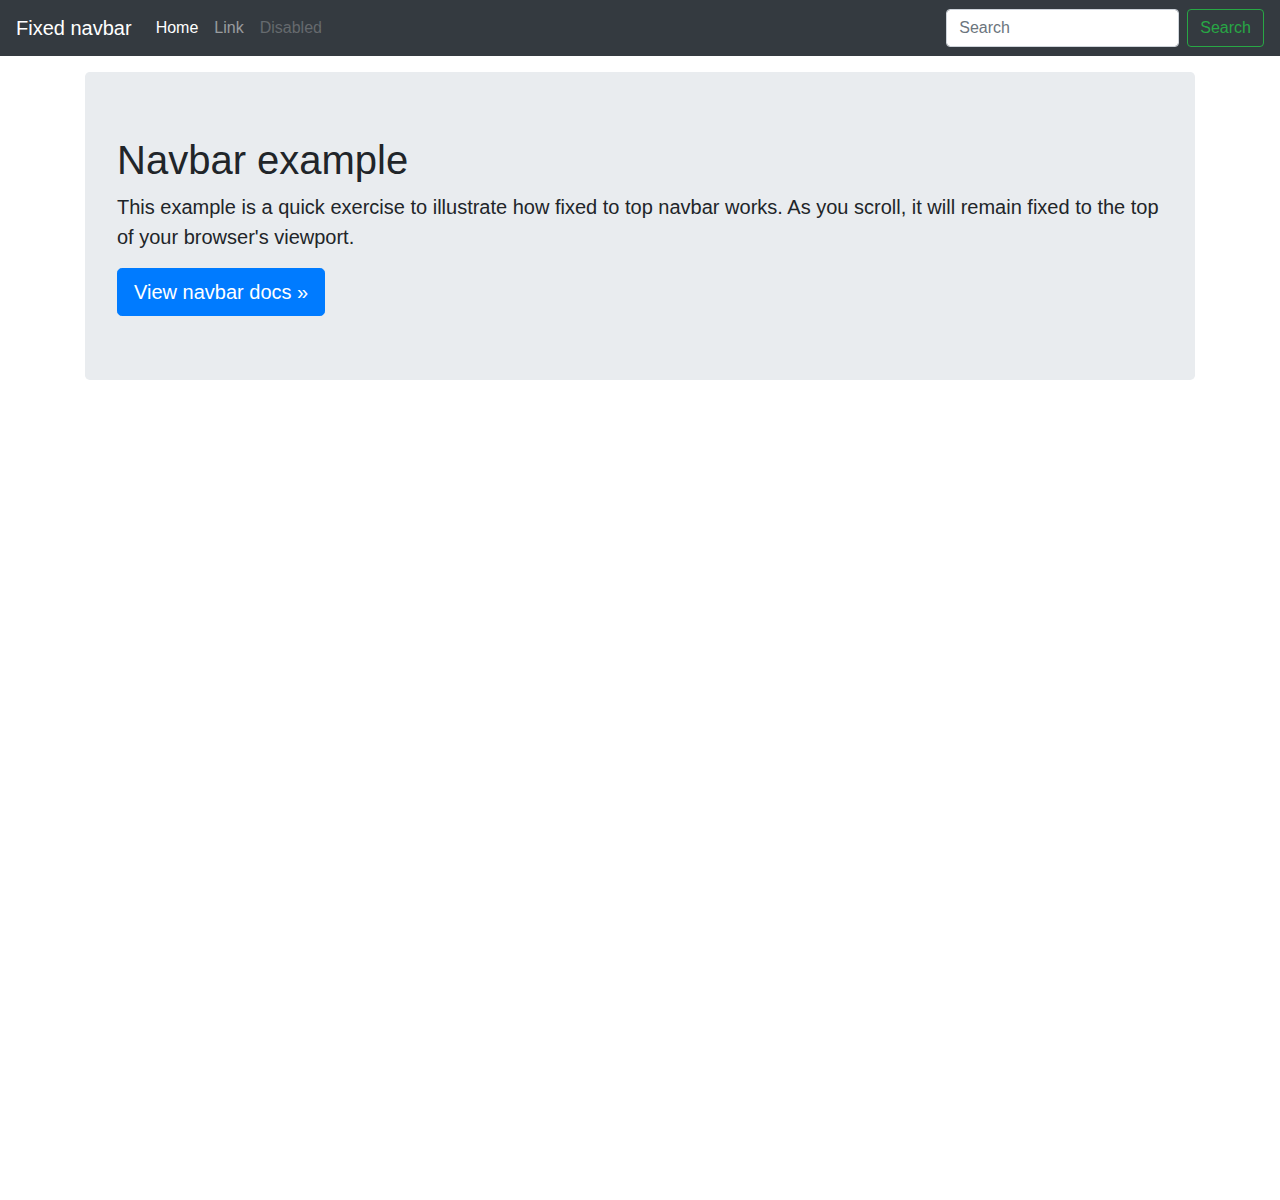
<file: bootstrap-4.0.0/docs/4.0/examples/navbar-fixed/index.html>
<!doctype html>
<html lang="en">
  <head>
    <meta charset="utf-8">
    <meta name="viewport" content="width=device-width, initial-scale=1, shrink-to-fit=no">
    <meta name="description" content="">
    <meta name="author" content="">
    <link rel="icon" href="../../../../favicon.ico">

    <title>Fixed top navbar example for Bootstrap</title>

    <!-- Bootstrap core CSS -->
    <link href="../../../../dist/css/bootstrap.min.css" rel="stylesheet">

    <!-- Custom styles for this template -->
    <link href="navbar-top-fixed.css" rel="stylesheet">
  </head>

  <body>

    <nav class="navbar navbar-expand-md navbar-dark fixed-top bg-dark">
      <a class="navbar-brand" href="#">Fixed navbar</a>
      <button class="navbar-toggler" type="button" data-toggle="collapse" data-target="#navbarCollapse" aria-controls="navbarCollapse" aria-expanded="false" aria-label="Toggle navigation">
        <span class="navbar-toggler-icon"></span>
      </button>
      <div class="collapse navbar-collapse" id="navbarCollapse">
        <ul class="navbar-nav mr-auto">
          <li class="nav-item active">
            <a class="nav-link" href="#">Home <span class="sr-only">(current)</span></a>
          </li>
          <li class="nav-item">
            <a class="nav-link" href="#">Link</a>
          </li>
          <li class="nav-item">
            <a class="nav-link disabled" href="#">Disabled</a>
          </li>
        </ul>
        <form class="form-inline mt-2 mt-md-0">
          <input class="form-control mr-sm-2" type="text" placeholder="Search" aria-label="Search">
          <button class="btn btn-outline-success my-2 my-sm-0" type="submit">Search</button>
        </form>
      </div>
    </nav>

    <main role="main" class="container">
      <div class="jumbotron">
        <h1>Navbar example</h1>
        <p class="lead">This example is a quick exercise to illustrate how fixed to top navbar works. As you scroll, it will remain fixed to the top of your browser's viewport.</p>
        <a class="btn btn-lg btn-primary" href="../../components/navbar/" role="button">View navbar docs &raquo;</a>
      </div>
    </main>

    <!-- Bootstrap core JavaScript
    ================================================== -->
    <!-- Placed at the end of the document so the pages load faster -->
    <script src="https://code.jquery.com/jquery-3.2.1.slim.min.js" integrity="sha384-KJ3o2DKtIkvYIK3UENzmM7KCkRr/rE9/Qpg6aAZGJwFDMVNA/GpGFF93hXpG5KkN" crossorigin="anonymous"></script>
    <script>window.jQuery || document.write('<script src="../../../../assets/js/vendor/jquery-slim.min.js"><\/script>')</script>
    <script src="../../../../assets/js/vendor/popper.min.js"></script>
    <script src="../../../../dist/js/bootstrap.min.js"></script>
  </body>
</html>
</file>
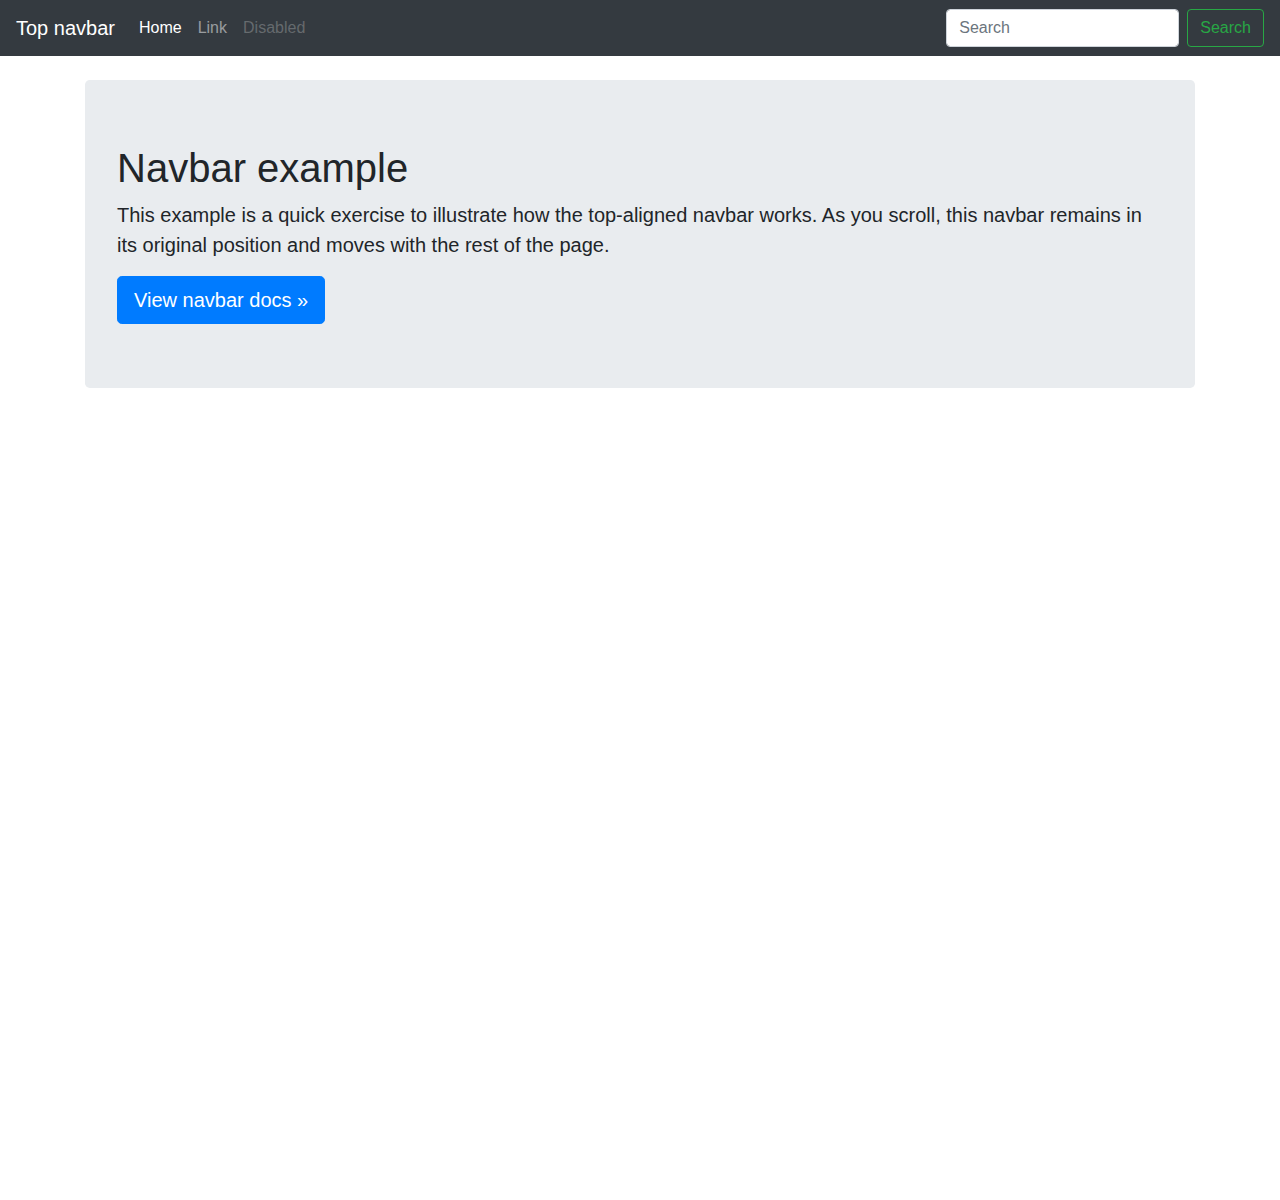
<file: bootstrap-4.0.0/docs/4.0/examples/navbar-static/index.html>
<!doctype html>
<html lang="en">
  <head>
    <meta charset="utf-8">
    <meta name="viewport" content="width=device-width, initial-scale=1, shrink-to-fit=no">
    <meta name="description" content="">
    <meta name="author" content="">
    <link rel="icon" href="../../../../favicon.ico">

    <title>Top navbar example for Bootstrap</title>

    <!-- Bootstrap core CSS -->
    <link href="../../../../dist/css/bootstrap.min.css" rel="stylesheet">

    <!-- Custom styles for this template -->
    <link href="navbar-top.css" rel="stylesheet">
  </head>

  <body>

    <nav class="navbar navbar-expand-md navbar-dark bg-dark mb-4">
      <a class="navbar-brand" href="#">Top navbar</a>
      <button class="navbar-toggler" type="button" data-toggle="collapse" data-target="#navbarCollapse" aria-controls="navbarCollapse" aria-expanded="false" aria-label="Toggle navigation">
        <span class="navbar-toggler-icon"></span>
      </button>
      <div class="collapse navbar-collapse" id="navbarCollapse">
        <ul class="navbar-nav mr-auto">
          <li class="nav-item active">
            <a class="nav-link" href="#">Home <span class="sr-only">(current)</span></a>
          </li>
          <li class="nav-item">
            <a class="nav-link" href="#">Link</a>
          </li>
          <li class="nav-item">
            <a class="nav-link disabled" href="#">Disabled</a>
          </li>
        </ul>
        <form class="form-inline mt-2 mt-md-0">
          <input class="form-control mr-sm-2" type="text" placeholder="Search" aria-label="Search">
          <button class="btn btn-outline-success my-2 my-sm-0" type="submit">Search</button>
        </form>
      </div>
    </nav>

    <main role="main" class="container">
      <div class="jumbotron">
        <h1>Navbar example</h1>
        <p class="lead">This example is a quick exercise to illustrate how the top-aligned navbar works. As you scroll, this navbar remains in its original position and moves with the rest of the page.</p>
        <a class="btn btn-lg btn-primary" href="../../components/navbar/" role="button">View navbar docs &raquo;</a>
      </div>
    </main>

    <!-- Bootstrap core JavaScript
    ================================================== -->
    <!-- Placed at the end of the document so the pages load faster -->
    <script src="https://code.jquery.com/jquery-3.2.1.slim.min.js" integrity="sha384-KJ3o2DKtIkvYIK3UENzmM7KCkRr/rE9/Qpg6aAZGJwFDMVNA/GpGFF93hXpG5KkN" crossorigin="anonymous"></script>
    <script>window.jQuery || document.write('<script src="../../../../assets/js/vendor/jquery-slim.min.js"><\/script>')</script>
    <script src="../../../../assets/js/vendor/popper.min.js"></script>
    <script src="../../../../dist/js/bootstrap.min.js"></script>
  </body>
</html>
</file>
<file: bootstrap-4.0.0/docs/4.0/examples/album/album.css>
:root {
  --jumbotron-padding-y: 3rem;
}

.jumbotron {
  padding-top: var(--jumbotron-padding-y);
  padding-bottom: var(--jumbotron-padding-y);
  margin-bottom: 0;
  background-color: #fff;
}
@media (min-width: 768px) {
  .jumbotron {
    padding-top: calc(var(--jumbotron-padding-y) * 2);
    padding-bottom: calc(var(--jumbotron-padding-y) * 2);
  }
}

.jumbotron p:last-child {
  margin-bottom: 0;
}

.jumbotron-heading {
  font-weight: 300;
}

.jumbotron .container {
  max-width: 40rem;
}

footer {
  padding-top: 3rem;
  padding-bottom: 3rem;
}

footer p {
  margin-bottom: .25rem;
}

.box-shadow { box-shadow: 0 .25rem .75rem rgba(0, 0, 0, .05); }
</file>
<file: bootstrap-4.0.0/docs/4.0/examples/blog/blog.css>
/* stylelint-disable selector-list-comma-newline-after */

.blog-header {
  line-height: 1;
  border-bottom: 1px solid #e5e5e5;
}

.blog-header-logo {
  font-family: "Playfair Display", Georgia, "Times New Roman", serif;
  font-size: 2.25rem;
}

.blog-header-logo:hover {
  text-decoration: none;
}

h1, h2, h3, h4, h5, h6 {
  font-family: "Playfair Display", Georgia, "Times New Roman", serif;
}

.display-4 {
  font-size: 2.5rem;
}
@media (min-width: 768px) {
  .display-4 {
    font-size: 3rem;
  }
}

.nav-scroller {
  position: relative;
  z-index: 2;
  height: 2.75rem;
  overflow-y: hidden;
}

.nav-scroller .nav {
  display: -webkit-box;
  display: -ms-flexbox;
  display: flex;
  -ms-flex-wrap: nowrap;
  flex-wrap: nowrap;
  padding-bottom: 1rem;
  margin-top: -1px;
  overflow-x: auto;
  text-align: center;
  white-space: nowrap;
  -webkit-overflow-scrolling: touch;
}

.nav-scroller .nav-link {
  padding-top: .75rem;
  padding-bottom: .75rem;
  font-size: .875rem;
}

.card-img-right {
  height: 100%;
  border-radius: 0 3px 3px 0;
}

.flex-auto {
  -ms-flex: 0 0 auto;
  -webkit-box-flex: 0;
  flex: 0 0 auto;
}

.h-250 { height: 250px; }
@media (min-width: 768px) {
  .h-md-250 { height: 250px; }
}

.border-top { border-top: 1px solid #e5e5e5; }
.border-bottom { border-bottom: 1px solid #e5e5e5; }

.box-shadow { box-shadow: 0 .25rem .75rem rgba(0, 0, 0, .05); }

/*
 * Blog name and description
 */
.blog-title {
  margin-bottom: 0;
  font-size: 2rem;
  font-weight: 400;
}
.blog-description {
  font-size: 1.1rem;
  color: #999;
}

@media (min-width: 40em) {
  .blog-title {
    font-size: 3.5rem;
  }
}

/* Pagination */
.blog-pagination {
  margin-bottom: 4rem;
}
.blog-pagination > .btn {
  border-radius: 2rem;
}

/*
 * Blog posts
 */
.blog-post {
  margin-bottom: 4rem;
}
.blog-post-title {
  margin-bottom: .25rem;
  font-size: 2.5rem;
}
.blog-post-meta {
  margin-bottom: 1.25rem;
  color: #999;
}

/*
 * Footer
 */
.blog-footer {
  padding: 2.5rem 0;
  color: #999;
  text-align: center;
  background-color: #f9f9f9;
  border-top: .05rem solid #e5e5e5;
}
.blog-footer p:last-child {
  margin-bottom: 0;
}
</file>
<file: bootstrap-4.0.0/docs/4.0/examples/carousel/carousel.css>
/* GLOBAL STYLES
-------------------------------------------------- */
/* Padding below the footer and lighter body text */

body {
  padding-top: 3rem;
  padding-bottom: 3rem;
  color: #5a5a5a;
}


/* CUSTOMIZE THE CAROUSEL
-------------------------------------------------- */

/* Carousel base class */
.carousel {
  margin-bottom: 4rem;
}
/* Since positioning the image, we need to help out the caption */
.carousel-caption {
  bottom: 3rem;
  z-index: 10;
}

/* Declare heights because of positioning of img element */
.carousel-item {
  height: 32rem;
  background-color: #777;
}
.carousel-item > img {
  position: absolute;
  top: 0;
  left: 0;
  min-width: 100%;
  height: 32rem;
}


/* MARKETING CONTENT
-------------------------------------------------- */

/* Center align the text within the three columns below the carousel */
.marketing .col-lg-4 {
  margin-bottom: 1.5rem;
  text-align: center;
}
.marketing h2 {
  font-weight: 400;
}
.marketing .col-lg-4 p {
  margin-right: .75rem;
  margin-left: .75rem;
}


/* Featurettes
------------------------- */

.featurette-divider {
  margin: 5rem 0; /* Space out the Bootstrap <hr> more */
}

/* Thin out the marketing headings */
.featurette-heading {
  font-weight: 300;
  line-height: 1;
  letter-spacing: -.05rem;
}


/* RESPONSIVE CSS
-------------------------------------------------- */

@media (min-width: 40em) {
  /* Bump up size of carousel content */
  .carousel-caption p {
    margin-bottom: 1.25rem;
    font-size: 1.25rem;
    line-height: 1.4;
  }

  .featurette-heading {
    font-size: 50px;
  }
}

@media (min-width: 62em) {
  .featurette-heading {
    margin-top: 7rem;
  }
}
</file>
<file: bootstrap-4.0.0/docs/4.0/examples/cover/cover.css>
/*
 * Globals
 */

/* Links */
a,
a:focus,
a:hover {
  color: #fff;
}

/* Custom default button */
.btn-secondary,
.btn-secondary:hover,
.btn-secondary:focus {
  color: #333;
  text-shadow: none; /* Prevent inheritance from `body` */
  background-color: #fff;
  border: .05rem solid #fff;
}


/*
 * Base structure
 */

html,
body {
  height: 100%;
  background-color: #333;
}

body {
  display: -ms-flexbox;
  display: -webkit-box;
  display: flex;
  -ms-flex-pack: center;
  -webkit-box-pack: center;
  justify-content: center;
  color: #fff;
  text-shadow: 0 .05rem .1rem rgba(0, 0, 0, .5);
  box-shadow: inset 0 0 5rem rgba(0, 0, 0, .5);
}

.cover-container {
  max-width: 42em;
}


/*
 * Header
 */
.masthead {
  margin-bottom: 2rem;
}

.masthead-brand {
  margin-bottom: 0;
}

.nav-masthead .nav-link {
  padding: .25rem 0;
  font-weight: 700;
  color: rgba(255, 255, 255, .5);
  background-color: transparent;
  border-bottom: .25rem solid transparent;
}

.nav-masthead .nav-link:hover,
.nav-masthead .nav-link:focus {
  border-bottom-color: rgba(255, 255, 255, .25);
}

.nav-masthead .nav-link + .nav-link {
  margin-left: 1rem;
}

.nav-masthead .active {
  color: #fff;
  border-bottom-color: #fff;
}

@media (min-width: 48em) {
  .masthead-brand {
    float: left;
  }
  .nav-masthead {
    float: right;
  }
}


/*
 * Cover
 */
.cover {
  padding: 0 1.5rem;
}
.cover .btn-lg {
  padding: .75rem 1.25rem;
  font-weight: 700;
}


/*
 * Footer
 */
.mastfoot {
  color: rgba(255, 255, 255, .5);
}
</file>
<file: bootstrap-4.0.0/docs/4.0/examples/grid/grid.css>
body {
  padding-top: 2rem;
  padding-bottom: 2rem;
}

h3 {
  margin-top: 2rem;
}

.row {
  margin-bottom: 1rem;
}
.row .row {
  margin-top: 1rem;
  margin-bottom: 0;
}
[class*="col-"] {
  padding-top: 1rem;
  padding-bottom: 1rem;
  background-color: rgba(86, 61, 124, .15);
  border: 1px solid rgba(86, 61, 124, .2);
}

hr {
  margin-top: 2rem;
  margin-bottom: 2rem;
}
</file>
<file: bootstrap-4.0.0/docs/4.0/examples/jumbotron/jumbotron.css>
/* Move down content because we have a fixed navbar that is 3.5rem tall */
body {
  padding-top: 3.5rem;
}
</file>
<file: bootstrap-4.0.0/docs/4.0/examples/navbar-fixed/navbar-top-fixed.css>
/* Show it is fixed to the top */
body {
  min-height: 75rem;
  padding-top: 4.5rem;
}
</file>
<file: bootstrap-4.0.0/docs/4.0/examples/navbar-static/navbar-top.css>
/* Show it's not fixed to the top */
body {
  min-height: 75rem;
}
</file>
<file: bootstrap-4.0.0/js/tests/vendor/qunit.css>
/*!
 * QUnit 2.4.1
 * https://qunitjs.com/
 *
 * Copyright jQuery Foundation and other contributors
 * Released under the MIT license
 * https://jquery.org/license
 *
 * Date: 2017-10-22T05:12Z
 */

/** Font Family and Sizes */

#qunit-tests, #qunit-header, #qunit-banner, #qunit-testrunner-toolbar, #qunit-filteredTest, #qunit-userAgent, #qunit-testresult {
	font-family: "Helvetica Neue Light", "HelveticaNeue-Light", "Helvetica Neue", Calibri, Helvetica, Arial, sans-serif;
}

#qunit-testrunner-toolbar, #qunit-filteredTest, #qunit-userAgent, #qunit-testresult, #qunit-tests li { font-size: small; }
#qunit-tests { font-size: smaller; }


/** Resets */

#qunit-tests, #qunit-header, #qunit-banner, #qunit-filteredTest, #qunit-userAgent, #qunit-testresult, #qunit-modulefilter {
	margin: 0;
	padding: 0;
}


/** Header (excluding toolbar) */

#qunit-header {
	padding: 0.5em 0 0.5em 1em;

	color: #8699A4;
	background-color: #0D3349;

	font-size: 1.5em;
	line-height: 1em;
	font-weight: 400;

	border-radius: 5px 5px 0 0;
}

#qunit-header a {
	text-decoration: none;
	color: #C2CCD1;
}

#qunit-header a:hover,
#qunit-header a:focus {
	color: #FFF;
}

#qunit-banner {
	height: 5px;
}

#qunit-filteredTest {
	padding: 0.5em 1em 0.5em 1em;
	color: #366097;
	background-color: #F4FF77;
}

#qunit-userAgent {
	padding: 0.5em 1em 0.5em 1em;
	color: #FFF;
	background-color: #2B81AF;
	text-shadow: rgba(0, 0, 0, 0.5) 2px 2px 1px;
}


/** Toolbar */

#qunit-testrunner-toolbar {
	padding: 0.5em 1em 0.5em 1em;
	color: #5E740B;
	background-color: #EEE;
}

#qunit-testrunner-toolbar .clearfix {
	height: 0;
	clear: both;
}

#qunit-testrunner-toolbar label {
	display: inline-block;
}

#qunit-testrunner-toolbar input[type=checkbox],
#qunit-testrunner-toolbar input[type=radio] {
	margin: 3px;
	vertical-align: -2px;
}

#qunit-testrunner-toolbar input[type=text] {
	box-sizing: border-box;
	height: 1.6em;
}

.qunit-url-config,
.qunit-filter,
#qunit-modulefilter {
	display: inline-block;
	line-height: 2.1em;
}

.qunit-filter,
#qunit-modulefilter {
	float: right;
	position: relative;
	margin-left: 1em;
}

.qunit-url-config label {
	margin-right: 0.5em;
}

#qunit-modulefilter-search {
	box-sizing: border-box;
	width: 400px;
}

#qunit-modulefilter-search-container:after {
	position: absolute;
	right: 0.3em;
	content: "\25bc";
	color: black;
}

#qunit-modulefilter-dropdown {
	/* align with #qunit-modulefilter-search */
	box-sizing: border-box;
	width: 400px;
	position: absolute;
	right: 0;
	top: 50%;
	margin-top: 0.8em;

	border: 1px solid #D3D3D3;
	border-top: none;
	border-radius: 0 0 .25em .25em;
	color: #000;
	background-color: #F5F5F5;
	z-index: 99;
}

#qunit-modulefilter-dropdown a {
	color: inherit;
	text-decoration: none;
}

#qunit-modulefilter-dropdown .clickable.checked {
	font-weight: bold;
	color: #000;
	background-color: #D2E0E6;
}

#qunit-modulefilter-dropdown .clickable:hover {
	color: #FFF;
	background-color: #0D3349;
}

#qunit-modulefilter-actions {
	display: block;
	overflow: auto;

	/* align with #qunit-modulefilter-dropdown-list */
	font: smaller/1.5em sans-serif;
}

#qunit-modulefilter-dropdown #qunit-modulefilter-actions > * {
	box-sizing: border-box;
	max-height: 2.8em;
	display: block;
	padding: 0.4em;
}

#qunit-modulefilter-dropdown #qunit-modulefilter-actions > button {
	float: right;
	font: inherit;
}

#qunit-modulefilter-dropdown #qunit-modulefilter-actions > :last-child {
	/* insert padding to align with checkbox margins */
	padding-left: 3px;
}

#qunit-modulefilter-dropdown-list {
	max-height: 200px;
	overflow-y: auto;
	margin: 0;
	border-top: 2px groove threedhighlight;
	padding: 0.4em 0 0;
	font: smaller/1.5em sans-serif;
}

#qunit-modulefilter-dropdown-list li {
	white-space: nowrap;
	overflow: hidden;
	text-overflow: ellipsis;
}

#qunit-modulefilter-dropdown-list .clickable {
	display: block;
	padding-left: 0.15em;
}


/** Tests: Pass/Fail */

#qunit-tests {
	list-style-position: inside;
}

#qunit-tests li {
	padding: 0.4em 1em 0.4em 1em;
	border-bottom: 1px solid #FFF;
	list-style-position: inside;
}

#qunit-tests > li {
	display: none;
}

#qunit-tests li.running,
#qunit-tests li.pass,
#qunit-tests li.fail,
#qunit-tests li.skipped,
#qunit-tests li.aborted {
	display: list-item;
}

#qunit-tests.hidepass {
	position: relative;
}

#qunit-tests.hidepass li.running,
#qunit-tests.hidepass li.pass:not(.todo) {
	visibility: hidden;
	position: absolute;
	width:   0;
	height:  0;
	padding: 0;
	border:  0;
	margin:  0;
}

#qunit-tests li strong {
	cursor: pointer;
}

#qunit-tests li.skipped strong {
	cursor: default;
}

#qunit-tests li a {
	padding: 0.5em;
	color: #C2CCD1;
	text-decoration: none;
}

#qunit-tests li p a {
	padding: 0.25em;
	color: #6B6464;
}
#qunit-tests li a:hover,
#qunit-tests li a:focus {
	color: #000;
}

#qunit-tests li .runtime {
	float: right;
	font-size: smaller;
}

.qunit-assert-list {
	margin-top: 0.5em;
	padding: 0.5em;

	background-color: #FFF;

	border-radius: 5px;
}

.qunit-source {
	margin: 0.6em 0 0.3em;
}

.qunit-collapsed {
	display: none;
}

#qunit-tests table {
	border-collapse: collapse;
	margin-top: 0.2em;
}

#qunit-tests th {
	text-align: right;
	vertical-align: top;
	padding: 0 0.5em 0 0;
}

#qunit-tests td {
	vertical-align: top;
}

#qunit-tests pre {
	margin: 0;
	white-space: pre-wrap;
	word-wrap: break-word;
}

#qunit-tests del {
	color: #374E0C;
	background-color: #E0F2BE;
	text-decoration: none;
}

#qunit-tests ins {
	color: #500;
	background-color: #FFCACA;
	text-decoration: none;
}

/*** Test Counts */

#qunit-tests b.counts                       { color: #000; }
#qunit-tests b.passed                       { color: #5E740B; }
#qunit-tests b.failed                       { color: #710909; }

#qunit-tests li li {
	padding: 5px;
	background-color: #FFF;
	border-bottom: none;
	list-style-position: inside;
}

/*** Passing Styles */

#qunit-tests li li.pass {
	color: #3C510C;
	background-color: #FFF;
	border-left: 10px solid #C6E746;
}

#qunit-tests .pass                          { color: #528CE0; background-color: #D2E0E6; }
#qunit-tests .pass .test-name               { color: #366097; }

#qunit-tests .pass .test-actual,
#qunit-tests .pass .test-expected           { color: #999; }

#qunit-banner.qunit-pass                    { background-color: #C6E746; }

/*** Failing Styles */

#qunit-tests li li.fail {
	color: #710909;
	background-color: #FFF;
	border-left: 10px solid #EE5757;
	white-space: pre;
}

#qunit-tests > li:last-child {
	border-radius: 0 0 5px 5px;
}

#qunit-tests .fail                          { color: #000; background-color: #EE5757; }
#qunit-tests .fail .test-name,
#qunit-tests .fail .module-name             { color: #000; }

#qunit-tests .fail .test-actual             { color: #EE5757; }
#qunit-tests .fail .test-expected           { color: #008000; }

#qunit-banner.qunit-fail                    { background-color: #EE5757; }


/*** Aborted tests */
#qunit-tests .aborted { color: #000; background-color: orange; }
/*** Skipped tests */

#qunit-tests .skipped {
	background-color: #EBECE9;
}

#qunit-tests .qunit-todo-label,
#qunit-tests .qunit-skipped-label {
	background-color: #F4FF77;
	display: inline-block;
	font-style: normal;
	color: #366097;
	line-height: 1.8em;
	padding: 0 0.5em;
	margin: -0.4em 0.4em -0.4em 0;
}

#qunit-tests .qunit-todo-label {
	background-color: #EEE;
}

/** Result */

#qunit-testresult {
	color: #2B81AF;
	background-color: #D2E0E6;

	border-bottom: 1px solid #FFF;
}
#qunit-testresult .clearfix {
	height: 0;
	clear: both;
}
#qunit-testresult .module-name {
	font-weight: 700;
}
#qunit-testresult-display {
	padding: 0.5em 1em 0.5em 1em;
	width: 85%;
	float:left;
}
#qunit-testresult-controls {
	padding: 0.5em 1em 0.5em 1em;
  width: 10%;
	float:left;
}

/** Fixture */

#qunit-fixture {
	position: absolute;
	top: -10000px;
	left: -10000px;
	width: 1000px;
	height: 1000px;
}
</file>
